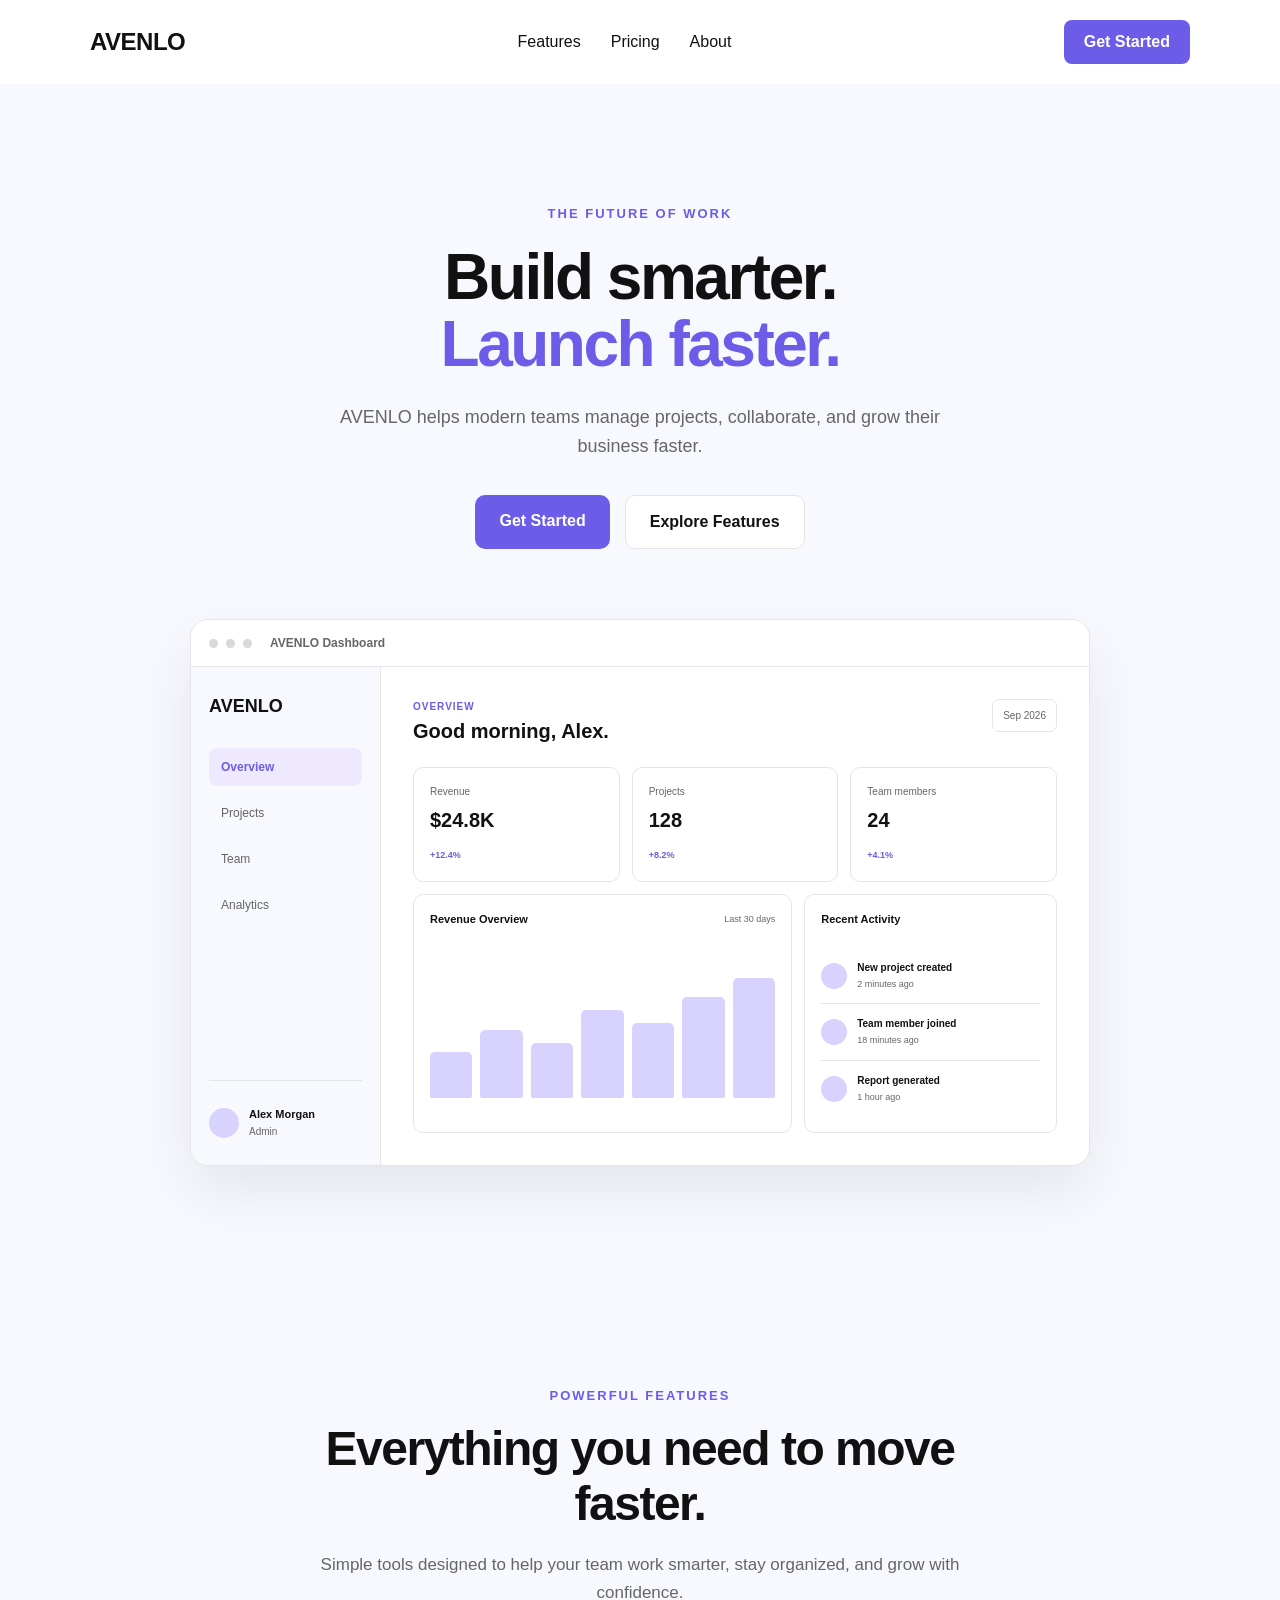
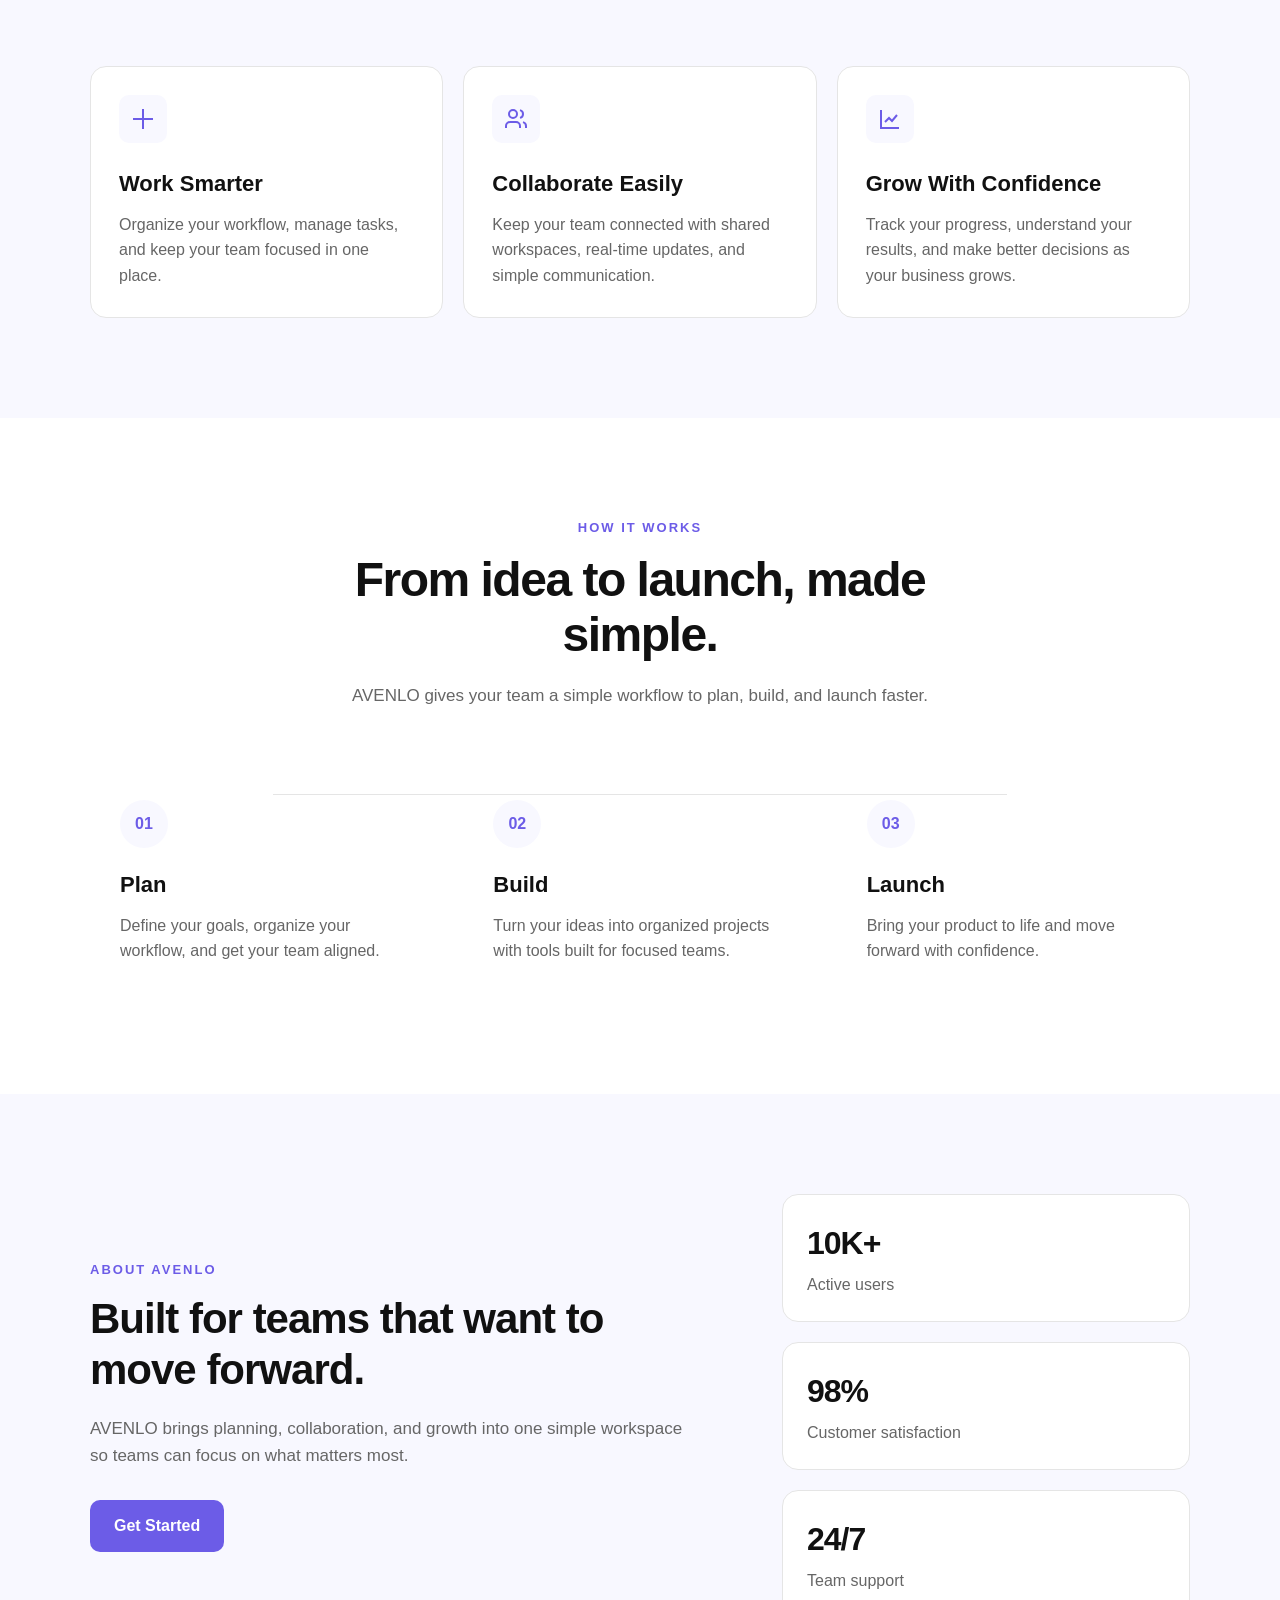
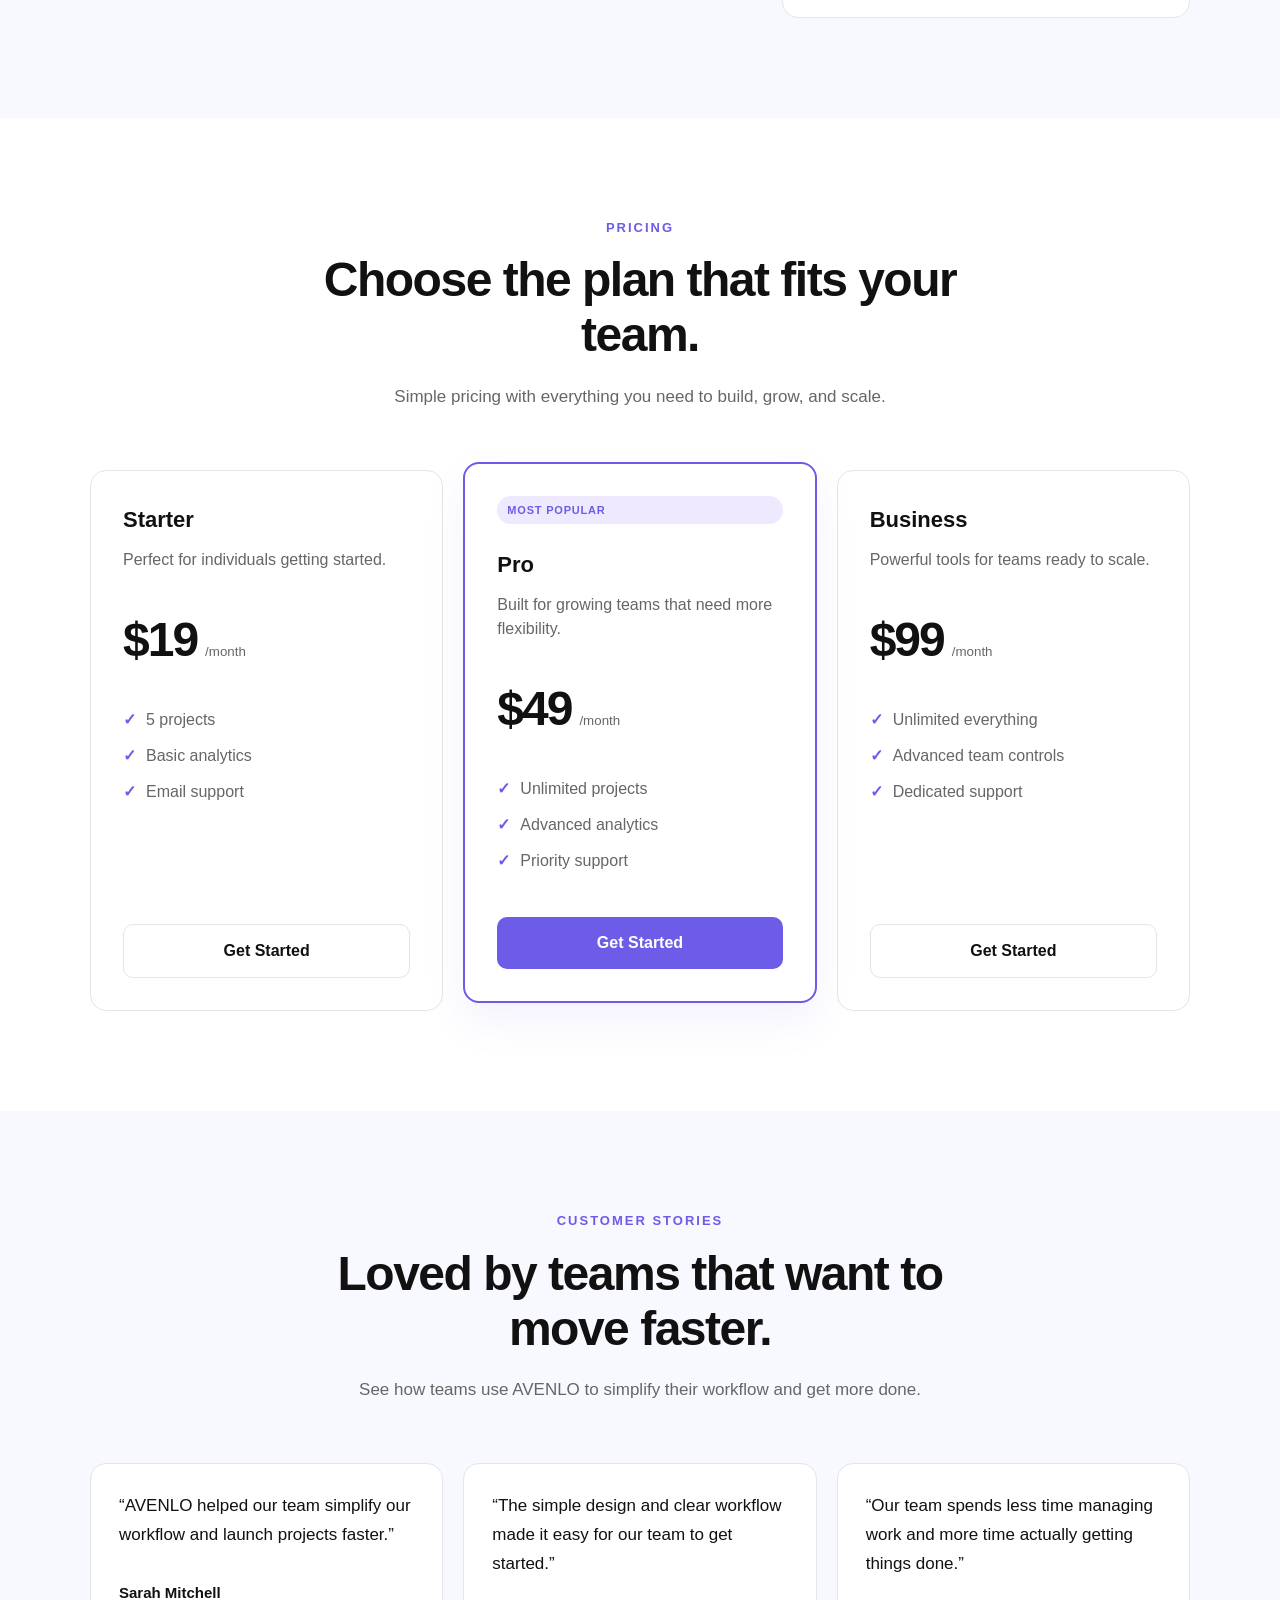
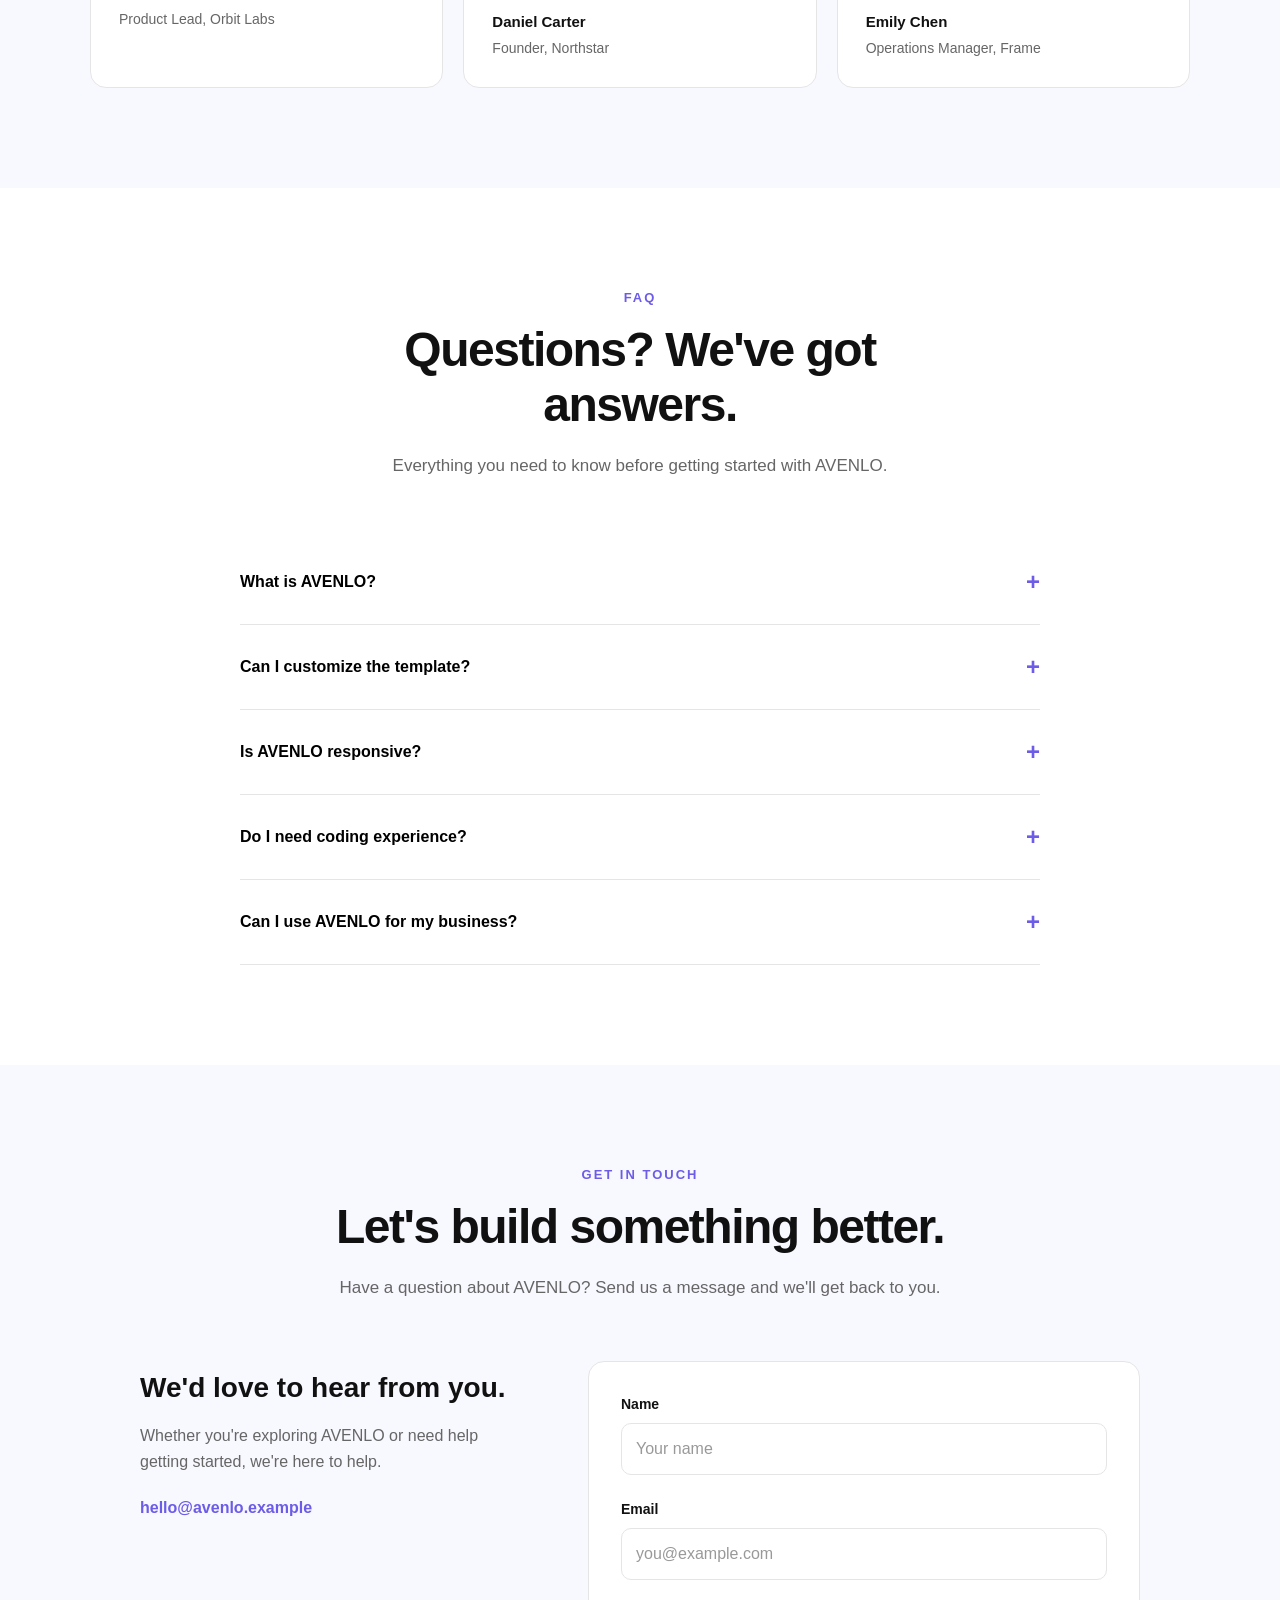
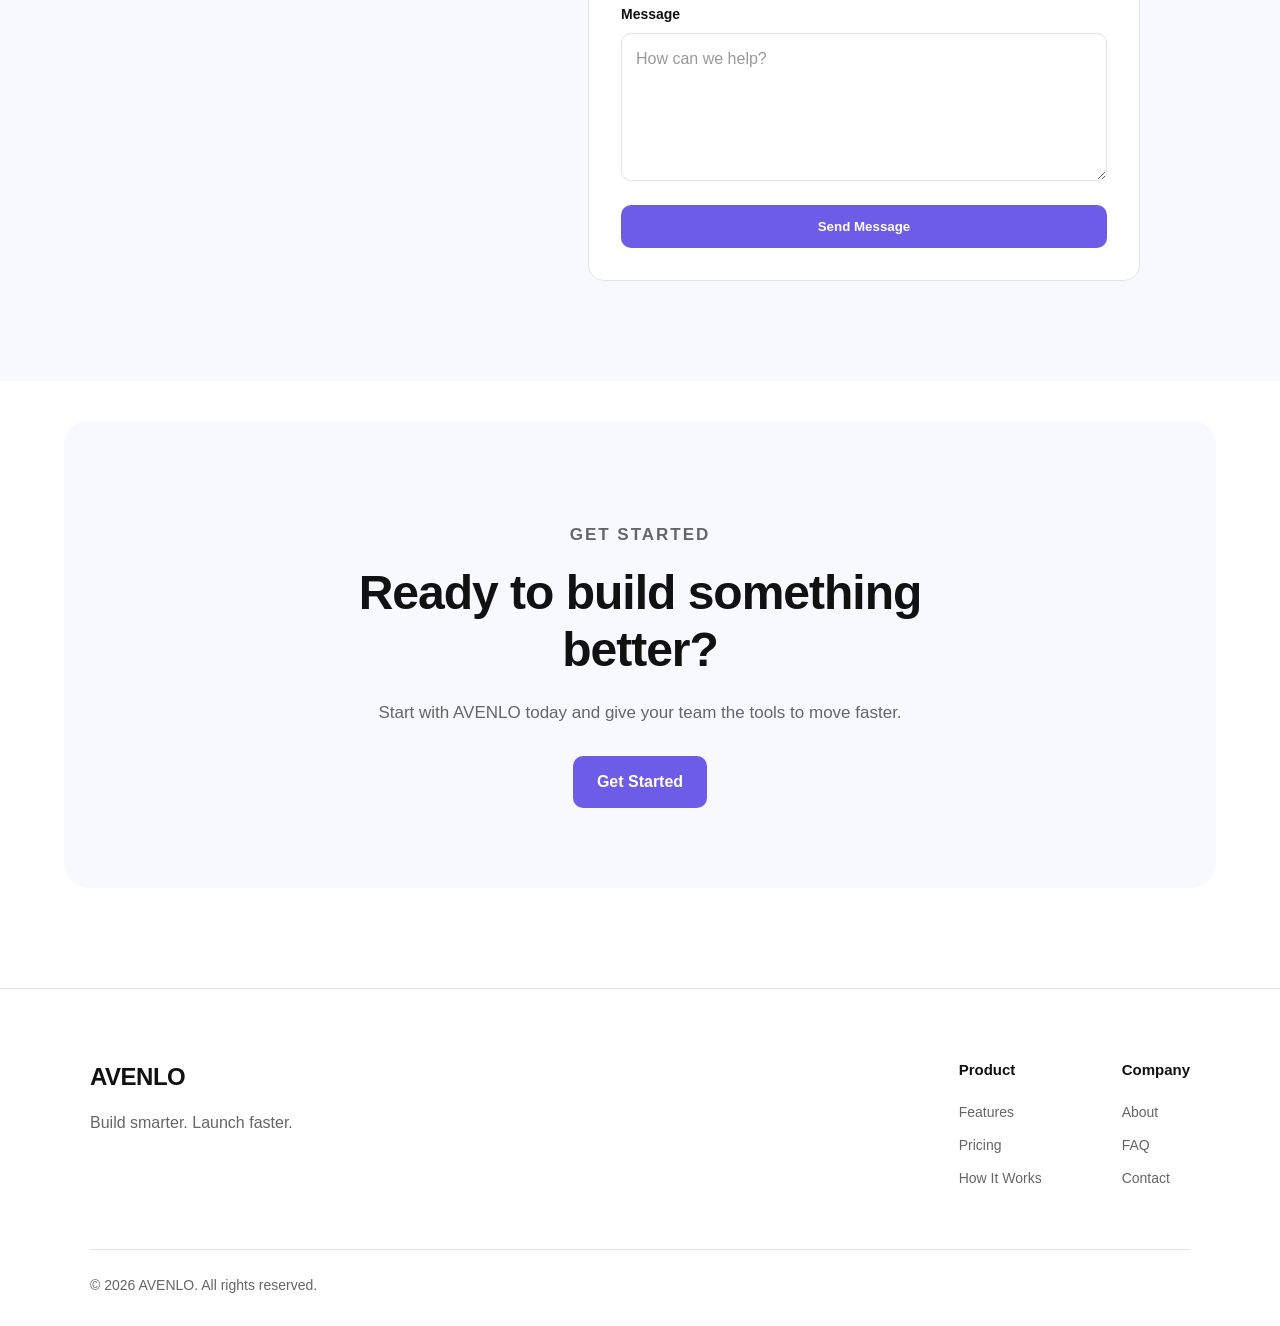
<file: index.html>
<!DOCTYPE html>
<html lang="en">

<head>
    <meta charset="UTF-8">
    <meta name="viewport" content="width=device-width, initial-scale=1.0">

    <meta name="description"
      content="AVENLO is a modern responsive SaaS landing page template built with HTML, CSS, and JavaScript.">

<meta name="theme-color" content="#6C5CE7">
<title>AVENLO — Modern SaaS Landing Page</title>

    <link rel="stylesheet" href="css/style.css">
</head>

<body>

    <!-- =========================
         HEADER / NAVBAR
         ========================= -->

    <header>
        <div class="container">

            <nav>
<!-- Customize: Replace AVENLO with your brand name -->
                <a href="#" class="logo">AVENLO</a>

                <div class="nav-links" id="primary-navigation">

                    <a href="#features">Features</a>

                    <a href="#pricing">Pricing</a>

                    <a href="#about">About</a>

                    <a href="#pricing" class="mobile-nav-button">
                        Get Started
                    </a>

                </div>

                <button
                    type="button"
                    class="menu-toggle"
                    aria-label="Open navigation menu"
                    aria-controls="primary-navigation"
                    aria-expanded="false">
                    ☰
                </button>

                <a href="#pricing" class="nav-button">
                    Get Started
                </a>

            </nav>

        </div>
    </header>


    <main>

        <!-- =========================
             HERO SECTION
             ========================= -->

        <section class="hero">

            <div class="hero-content">

                <p class="eyebrow">THE FUTURE OF WORK</p>
<!-- Customize: Main headline -->
                <h1>
                    Build smarter.
                    <span>Launch faster.</span>
                </h1>

                <p class="hero-description">
                    AVENLO helps modern teams manage projects,
                    collaborate, and grow their business faster.
                </p>

                <div class="hero-actions">

                    <a href="#pricing" class="btn btn-primary">
                        Get Started
                    </a>

                    <a href="#features" class="btn btn-secondary">
                        Explore Features
                    </a>

                </div>


                <!-- Hero Dashboard Preview -->

                <div class="hero-preview" aria-hidden="true">
                    

                    <div class="preview-header">

                        <div class="preview-dots">
                            <span></span>
                            <span></span>
                            <span></span>
                        </div>

                        <div class="preview-header-title">
                            AVENLO Dashboard
                        </div>

                    </div>


                    <div class="preview-content">

                        <!-- Sidebar -->

                        <aside class="preview-sidebar">

                            <div class="preview-brand">
                                AVENLO
                            </div>

                            <div class="preview-nav">
                                <span class="active">Overview</span>
                                <span>Projects</span>
                                <span>Team</span>
                                <span>Analytics</span>
                            </div>

                            <div class="preview-profile">

                                <div class="preview-avatar"></div>

                                <div>
                                    <strong>Alex Morgan</strong>
                                    <small>Admin</small>
                                </div>

                            </div>

                        </aside>


                        <!-- Dashboard Main -->

                        <div class="preview-main">

                            <div class="preview-topbar">

                                <div>

                                    <span class="preview-eyebrow">
                                        OVERVIEW
                                    </span>

                                    <h3>
                                        Good morning, Alex.
                                    </h3>

                                </div>

                                <div class="preview-date">
                                    Sep 2026
                                </div>

                            </div>


                            <!-- Dashboard Stats -->

                            <div class="preview-stats">

                                <div class="preview-stat">

                                    <span>Revenue</span>

                                    <strong>$24.8K</strong>

                                    <small>+12.4%</small>

                                </div>


                                <div class="preview-stat">

                                    <span>Projects</span>

                                    <strong>128</strong>

                                    <small>+8.2%</small>

                                </div>


                                <div class="preview-stat">

                                    <span>Team members</span>

                                    <strong>24</strong>

                                    <small>+4.1%</small>

                                </div>

                            </div>


                            <!-- Dashboard Lower Grid -->

                            <div class="preview-dashboard-grid">

                                <!-- Revenue Chart -->

                                <div class="preview-chart-card">

                                    <div class="preview-card-header">

                                        <strong>
                                            Revenue Overview
                                        </strong>

                                        <span>
                                            Last 30 days
                                        </span>

                                    </div>

                                    <div
                                        class="preview-chart"
                                        aria-hidden="true">

                                        <span></span>
                                        <span></span>
                                        <span></span>
                                        <span></span>
                                        <span></span>
                                        <span></span>
                                        <span></span>

                                    </div>

                                </div>


                                <!-- Recent Activity -->

                                <div class="preview-activity-card">

                                    <div class="preview-card-header">

                                        <strong>
                                            Recent Activity
                                        </strong>

                                    </div>


                                    <div class="preview-activity">

                                        <div class="preview-activity-avatar"></div>

                                        <div>
                                            <strong>
                                                New project created
                                            </strong>

                                            <small>
                                                2 minutes ago
                                            </small>
                                        </div>

                                    </div>


                                    <div class="preview-activity">

                                        <div class="preview-activity-avatar"></div>

                                        <div>
                                            <strong>
                                                Team member joined
                                            </strong>

                                            <small>
                                                18 minutes ago
                                            </small>
                                        </div>

                                    </div>


                                    <div class="preview-activity">

                                        <div class="preview-activity-avatar"></div>

                                        <div>
                                            <strong>
                                                Report generated
                                            </strong>

                                            <small>
                                                1 hour ago
                                            </small>
                                        </div>

                                    </div>

                                </div>

                            </div>

                        </div>

                    </div>

                </div>

            </div>

        </section>


        <!-- =========================
              FEATURES SECTION
             ========================= -->

        <section class="features" id="features">

            <div class="container">

                <div class="section-heading">

                    <p class="eyebrow">
                        POWERFUL FEATURES
                    </p>

                    <h2>
                        Everything you need to move faster.
                    </h2>

                    <p>
                        Simple tools designed to help your team work smarter,
                        stay organized, and grow with confidence.
                    </p>

                </div>


                <div class="feature-grid">

                    <!-- Feature 1 -->

                    <div class="feature-card">

                        <div
                            class="feature-icon"
                            aria-hidden="true">

                            <svg
                                viewBox="0 0 24 24"
                                fill="none"
                                stroke="currentColor"
                                stroke-width="2">

                                <path d="M12 2v20M2 12h20"/>

                            </svg>

                        </div>

                        <h3>
                            Work Smarter
                        </h3>

                        <p>
                            Organize your workflow, manage tasks,
                            and keep your team focused in one place.
                        </p>

                    </div>


                    <!-- Feature 2 -->

                    <div class="feature-card">

                        <div
                            class="feature-icon"
                            aria-hidden="true">

                            <svg
                                viewBox="0 0 24 24"
                                fill="none"
                                stroke="currentColor"
                                stroke-width="2">

                                <path d="M16 21v-2a4 4 0 0 0-4-4H6a4 4 0 0 0-4 4v2"/>
                                <circle cx="9" cy="7" r="4"/>
                                <path d="M22 21v-2a4 4 0 0 0-3-3.87"/>
                                <path d="M16 3.13a4 4 0 0 1 0 7.75"/>

                            </svg>

                        </div>

                        <h3>
                            Collaborate Easily
                        </h3>

                        <p>
                            Keep your team connected with shared workspaces,
                            real-time updates, and simple communication.
                        </p>

                    </div>


                    <!-- Feature 3 -->

                    <div class="feature-card">

                        <div
                            class="feature-icon"
                            aria-hidden="true">

                            <svg
                                viewBox="0 0 24 24"
                                fill="none"
                                stroke="currentColor"
                                stroke-width="2">

                                <path d="M3 3v18h18"/>
                                <path d="m7 15 4-4 3 3 5-6"/>

                            </svg>

                        </div>

                        <h3>
                            Grow With Confidence
                        </h3>

                        <p>
                            Track your progress, understand your results,
                            and make better decisions as your business grows.
                        </p>

                    </div>

                </div>

            </div>

        </section>


        <!-- =========================
             HOW IT WORKS SECTION
             ========================= -->

        <section
            class="how-it-works"
            id="how-it-works">

            <div class="container">

                <div class="section-heading">

                    <p class="eyebrow">
                        HOW IT WORKS
                    </p>

                    <h2>
                        From idea to launch, made simple.
                    </h2>

                    <p>
                        AVENLO gives your team a simple workflow
                        to plan, build, and launch faster.
                    </p>

                </div>


                <div class="steps">

                    <!-- Step 1 -->

                    <div class="step">

                        <span class="step-number">
                            01
                        </span>

                        <h3>
                            Plan
                        </h3>

                        <p>
                            Define your goals, organize your workflow,
                            and get your team aligned.
                        </p>

                    </div>


                    <!-- Step 2 -->

                    <div class="step">

                        <span class="step-number">
                            02
                        </span>

                        <h3>
                            Build
                        </h3>

                        <p>
                            Turn your ideas into organized projects
                            with tools built for focused teams.
                        </p>

                    </div>


                    <!-- Step 3 -->

                    <div class="step">

                        <span class="step-number">
                            03
                        </span>

                        <h3>
                            Launch
                        </h3>

                        <p>
                            Bring your product to life and move forward
                            with confidence.
                        </p>

                    </div>

                </div>

            </div>

        </section>


        <!-- =========================
             ABOUT SECTION
             ========================= -->

        <section
            class="about"
            id="about">

            <div class="container">

                <div class="about-content">

                    <div class="about-text">

                        <p class="eyebrow">
                            ABOUT AVENLO
                        </p>

                        <h2>
                            Built for teams that want to move forward.
                        </h2>

                        <p>
                            AVENLO brings planning, collaboration, and growth
                            into one simple workspace so teams can focus
                            on what matters most.
                        </p>

                        <a
                            href="#pricing"
                            class="btn btn-primary">

                            Get Started

                        </a>

                    </div>


                    <div class="about-stats">

                        <div class="stat">
                            <strong>10K+</strong>
                            <span>Active users</span>
                        </div>

                        <div class="stat">
                            <strong>98%</strong>
                            <span>Customer satisfaction</span>
                        </div>

                        <div class="stat">
                            <strong>24/7</strong>
                            <span>Team support</span>
                        </div>

                    </div>

                </div>

            </div>

        </section>


        <!-- =========================
             PRICING SECTION
             ========================= -->
<!-- Customize: Replace plan names, prices, and features -->
        <section
            class="pricing"
            id="pricing">

            <div class="container">

                <div class="section-heading">

                    <p class="eyebrow">
                        PRICING
                    </p>

                    <h2>
                        Choose the plan that fits your team.
                    </h2>

                    <p>
                        Simple pricing with everything you need
                        to build, grow, and scale.
                    </p>

                </div>


                <div class="pricing-grid">

                    <!-- Starter -->

                    <div class="pricing-card">

                        <h3>
                            Starter
                        </h3>

                        <p class="pricing-description">
                            Perfect for individuals getting started.
                        </p>

                        <div class="price">

                            <span>$19</span>

                            <small>
                                /month
                            </small>

                        </div>

                        <ul class="pricing-features">

                             <li><span>✓</span> 5 projects</li>
    <li><span>✓</span> Basic analytics</li>
    <li><span>✓</span> Email support</li>

                        </ul>

                        <a
                            href="#contact"
                            class="btn btn-secondary">

                            Get Started

                        </a>

                    </div>


                    <!-- Pro -->

                    <div class="pricing-card featured">

                        <span class="pricing-badge">
                            MOST POPULAR
                        </span>

                        <h3>
                            Pro
                        </h3>

                        <p class="pricing-description">
                            Built for growing teams that need more flexibility.
                        </p>

                        <div class="price">

                            <span>$49</span>

                            <small>
                                /month
                            </small>

                        </div>

                        <ul class="pricing-features">

                        <li><span>✓</span> Unlimited projects</li>
    <li><span>✓</span> Advanced analytics</li>
    <li><span>✓</span> Priority support</li>

                        </ul>

                        <a
                            href="#contact"
                            class="btn btn-primary">

                            Get Started

                        </a>

                    </div>


                    <!-- Business -->

                    <div class="pricing-card">

                        <h3>
                            Business
                        </h3>

                        <p class="pricing-description">
                            Powerful tools for teams ready to scale.
                        </p>

                        <div class="price">

                            <span>$99</span>

                            <small>
                                /month
                            </small>

                        </div>

                        <ul class="pricing-features">

                          <li><span>✓</span> Unlimited everything</li>
    <li><span>✓</span> Advanced team controls</li>
    <li><span>✓</span> Dedicated support</li>

                        </ul>

                        <a
                            href="#contact"
                            class="btn btn-secondary">

                            Get Started

                        </a>

                    </div>

                </div>

            </div>

        </section>


        <!-- =========================
             TESTIMONIALS SECTION
             ========================= -->
<!-- Customize: Replace sample testimonials with your own content -->
        <section
            class="testimonials"
            id="testimonials">

            <div class="container">

                <div class="section-heading">

                    <p class="eyebrow">
                        CUSTOMER STORIES
                    </p>

                    <h2>
                        Loved by teams that want to move faster.
                    </h2>

                    <p>
                        See how teams use AVENLO to simplify their workflow
                        and get more done.
                    </p>

                </div>


                <div class="testimonial-grid">

                    <!-- Testimonial 1 -->

                    <div class="testimonial-card">

                        <p class="testimonial-text">
                            “AVENLO helped our team simplify our workflow
                            and launch projects faster.”
                        </p>

                        <div class="testimonial-author">

                            <strong>
                                Sarah Mitchell
                            </strong>

                            <span>
                                Product Lead, Orbit Labs
                            </span>

                        </div>

                    </div>


                    <!-- Testimonial 2 -->

                    <div class="testimonial-card">

                        <p class="testimonial-text">
                            “The simple design and clear workflow made
                            it easy for our team to get started.”
                        </p>

                        <div class="testimonial-author">

                            <strong>
                                Daniel Carter
                            </strong>

                            <span>
                                Founder, Northstar
                            </span>

                        </div>

                    </div>


                    <!-- Testimonial 3 -->

                    <div class="testimonial-card">

                        <p class="testimonial-text">
                            “Our team spends less time managing work
                            and more time actually getting things done.”
                        </p>

                        <div class="testimonial-author">

                            <strong>
                                Emily Chen
                            </strong>

                            <span>
                                Operations Manager, Frame
                            </span>

                        </div>

                    </div>

                </div>

            </div>

        </section>


        <!-- =========================
              FAQ SECTION
             ========================= -->

        <section
            class="faq"
            id="faq">

            <div class="container">

                <div class="section-heading">

                    <p class="eyebrow">
                        FAQ
                    </p>

                    <h2>
                        Questions? We've got answers.
                    </h2>

                    <p>
                        Everything you need to know before getting started with AVENLO.
                    </p>

                </div>


                <div class="faq-list">

                    <!-- FAQ 1 -->

                    <div class="faq-item">

                        <button
                            type="button"
                            class="faq-question">

                            What is AVENLO?

                            <span>
                                +
                            </span>

                        </button>

                        <div class="faq-answer">

                            <p>
                                AVENLO is a modern SaaS website template designed
                                for startups, products, and growing teams.
                            </p>

                        </div>

                    </div>


                    <!-- FAQ 2 -->

                    <div class="faq-item">

                        <button
                            type="button"
                            class="faq-question">

                            Can I customize the template?

                            <span>
                                +
                            </span>

                        </button>

                        <div class="faq-answer">

                            <p>
                                Yes. AVENLO is designed with reusable HTML, CSS,
                                and JavaScript components that are easy to customize.
                            </p>

                        </div>

                    </div>


                    <!-- FAQ 3 -->

                    <div class="faq-item">

                        <button
                            type="button"
                            class="faq-question">

                            Is AVENLO responsive?

                            <span>
                                +
                            </span>

                        </button>

                        <div class="faq-answer">

                            <p>
                                Yes. The layout is designed to adapt across desktop,
                                tablet, and mobile screen sizes.
                            </p>

                        </div>

                    </div>


                    <!-- FAQ 4 -->

                    <div class="faq-item">

                        <button
                            type="button"
                            class="faq-question">

                            Do I need coding experience?

                            <span>
                                +
                            </span>

                        </button>

                        <div class="faq-answer">

                            <p>
                                Basic HTML and CSS knowledge is helpful, but the
                                included documentation is designed to make customization simple.
                            </p>

                        </div>

                    </div>


                    <!-- FAQ 5 -->

                    <div class="faq-item">

                        <button
                            type="button"
                            class="faq-question">

                            Can I use AVENLO for my business?

                            <span>
                                +
                            </span>

                        </button>

                        <div class="faq-answer">

                            <p>
                                Yes. AVENLO can be adapted for startups, SaaS products,
                                agencies, and other modern businesses.
                            </p>

                        </div>

                    </div>

                </div>

            </div>

        </section>

        <!-- =========================
     CONTACT SECTION
     ========================= -->

<section class="contact" id="contact">
<!-- Demo form only — connect to your preferred form/backend service -->
    <div class="container">

        <div class="section-heading">

            <p class="eyebrow">
                GET IN TOUCH
            </p>

            <h2>
                Let's build something better.
            </h2>

            <p>
                Have a question about AVENLO?
                Send us a message and we'll get back to you.
            </p>

        </div>


        <div class="contact-content">

            <div class="contact-info">

                <h3>
                    We'd love to hear from you.
                </h3>

                <p>
                    Whether you're exploring AVENLO or
                    need help getting started, we're here
                    to help.
                </p>

                <a href="mailto:hello@avenlo.example">
                    hello@avenlo.example
                </a>

            </div>


            <form class="contact-form">

                <div class="form-group">

                    <label for="name">
                        Name
                    </label>

                    <input
                        type="text"
                        id="name"
                        name="name"
                        placeholder="Your name"
                        required>

                </div>


                <div class="form-group">

                    <label for="email">
                        Email
                    </label>

                    <input
                        type="email"
                        id="email"
                        name="email"
                        placeholder="you@example.com"
                        required>

                </div>


                <div class="form-group">

                    <label for="message">
                        Message
                    </label>

                    <textarea
                        id="message"
                        name="message"
                        rows="5"
                        placeholder="How can we help?"
                        required></textarea>

                </div>


                <button
                    type="submit"
                    class="btn btn-primary">

                    Send Message

                </button>

            </form>

        </div>

    </div>

</section>


        <!-- =========================
             CTA SECTION
             ========================= -->

        <section class="cta">

            <div class="container">

                <div class="cta-content">

                    <p class="eyebrow">
                        GET STARTED
                    </p>

                    <h2>
                        Ready to build something better?
                    </h2>

                    <p>
                        Start with AVENLO today and give your team
                        the tools to move faster.
                    </p>

                    <a
                        href="#pricing"
                        class="btn btn-primary">

                        Get Started

                    </a>

                </div>

            </div>

        </section>

    </main>


    <!-- =========================
         FOOTER
         ========================= -->

    <footer class="footer">

        <div class="container">

            <div class="footer-content">

                <div class="footer-brand">

                    <a
                        href="#"
                        class="logo">

                        AVENLO

                    </a>

                    <p>
                        Build smarter. Launch faster.
                    </p>

                </div>


                <div class="footer-links">

                    <div class="footer-column">

                        <h3>
                            Product
                        </h3>

                        <a href="#features">
                            Features
                        </a>

                        <a href="#pricing">
                            Pricing
                        </a>

                        <a href="#how-it-works">
                            How It Works
                        </a>

                    </div>


                    <div class="footer-column">

                        <h3>
                            Company
                        </h3>

                        <a href="#about">
                            About
                        </a>

                        <a href="#faq">
                            FAQ
                        </a>

                        <a href="#contact">
                            Contact
                        </a>

                    </div>

                </div>

            </div>


            <div class="footer-bottom">

                <p>
                    © 2026 AVENLO. All rights reserved.
                </p>

            </div>

        </div>

    </footer>


    <!-- =========================
         JAVASCRIPT
         ========================= -->

    <script src="js/script.js"></script>

</body>

</html>
</file>
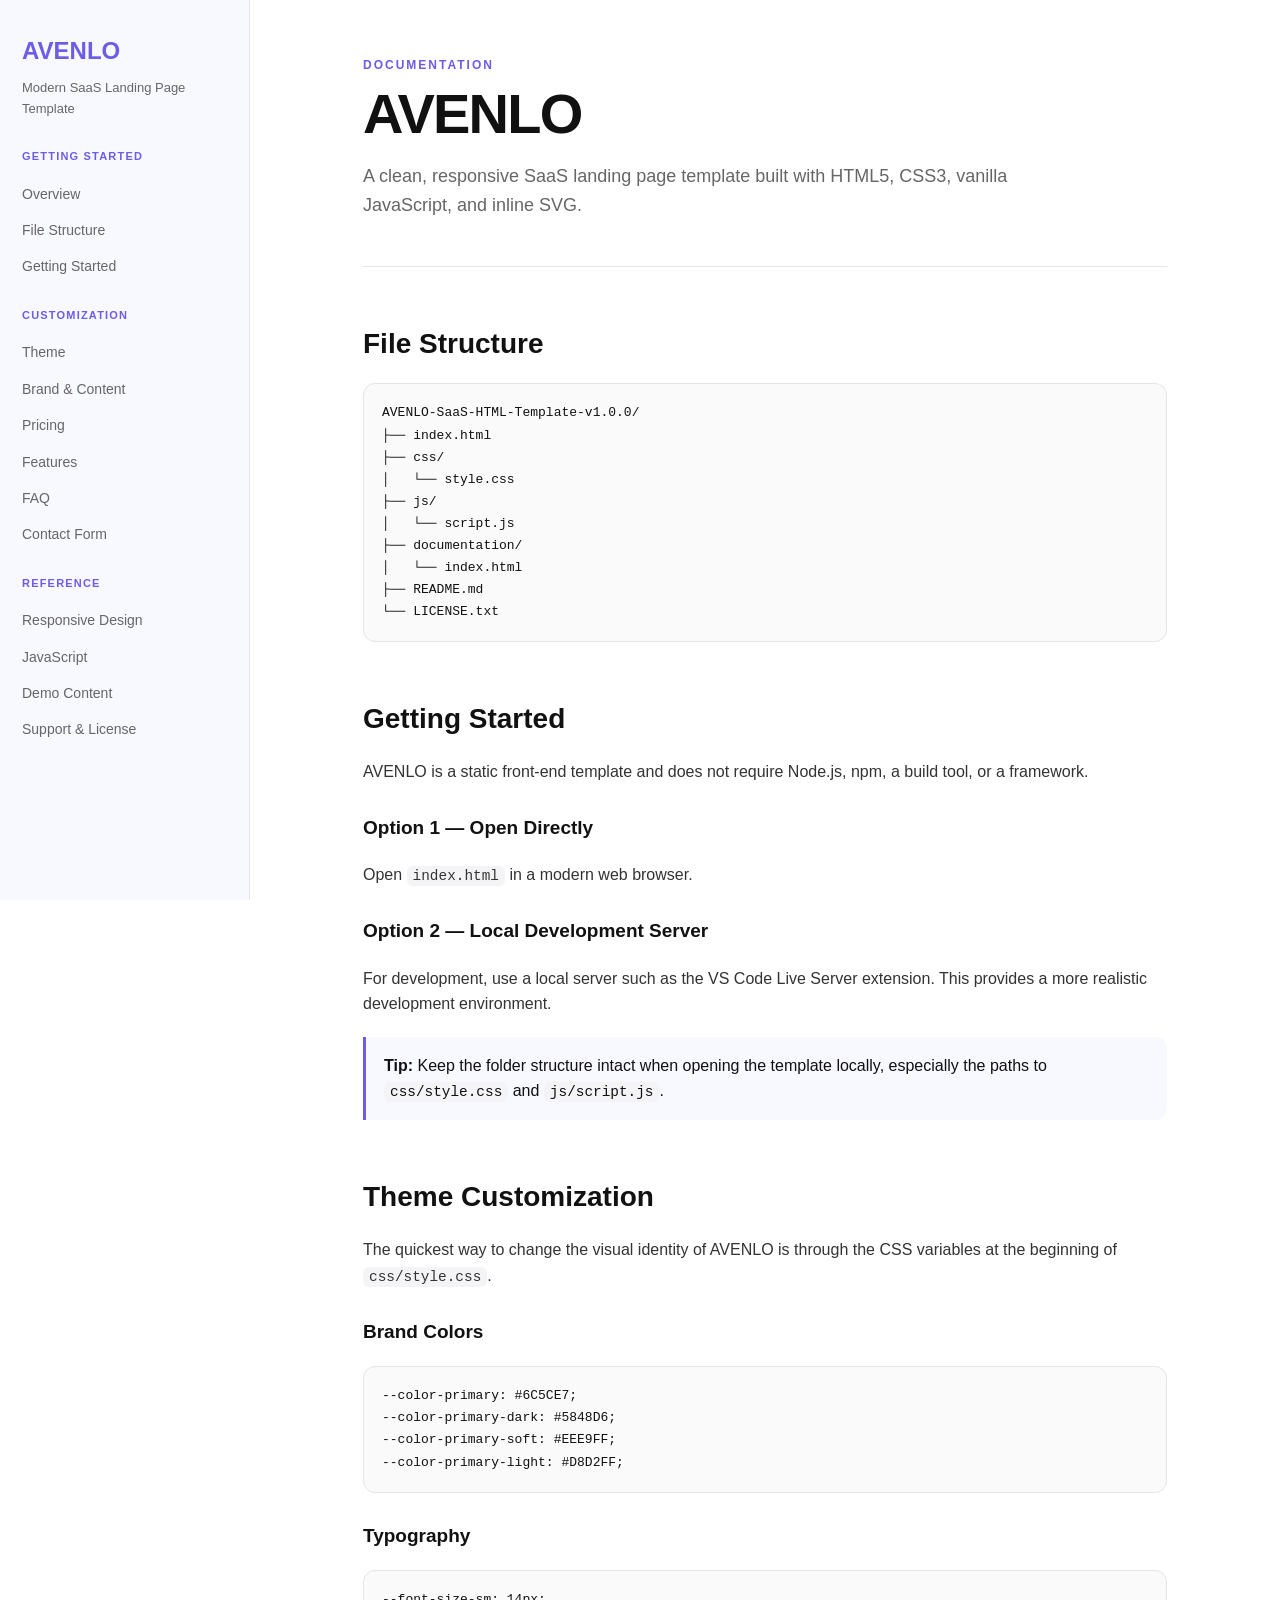
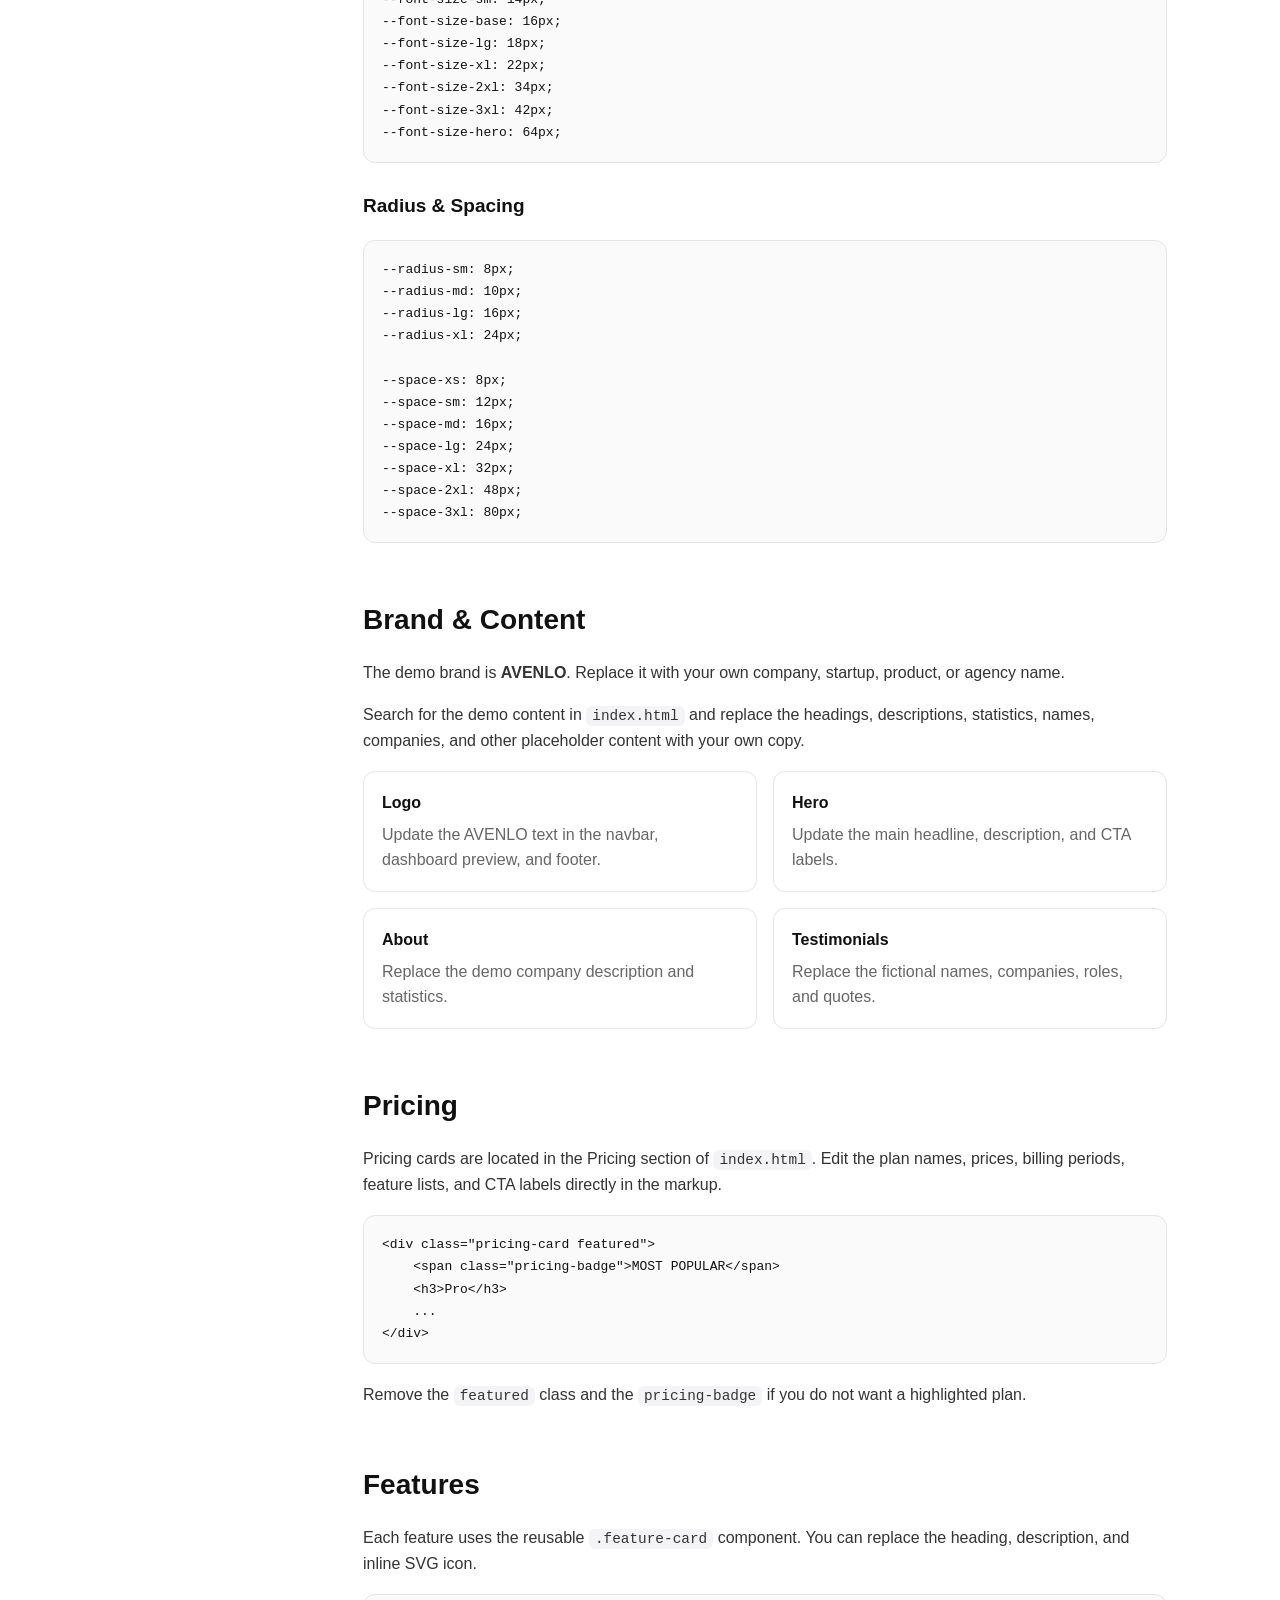
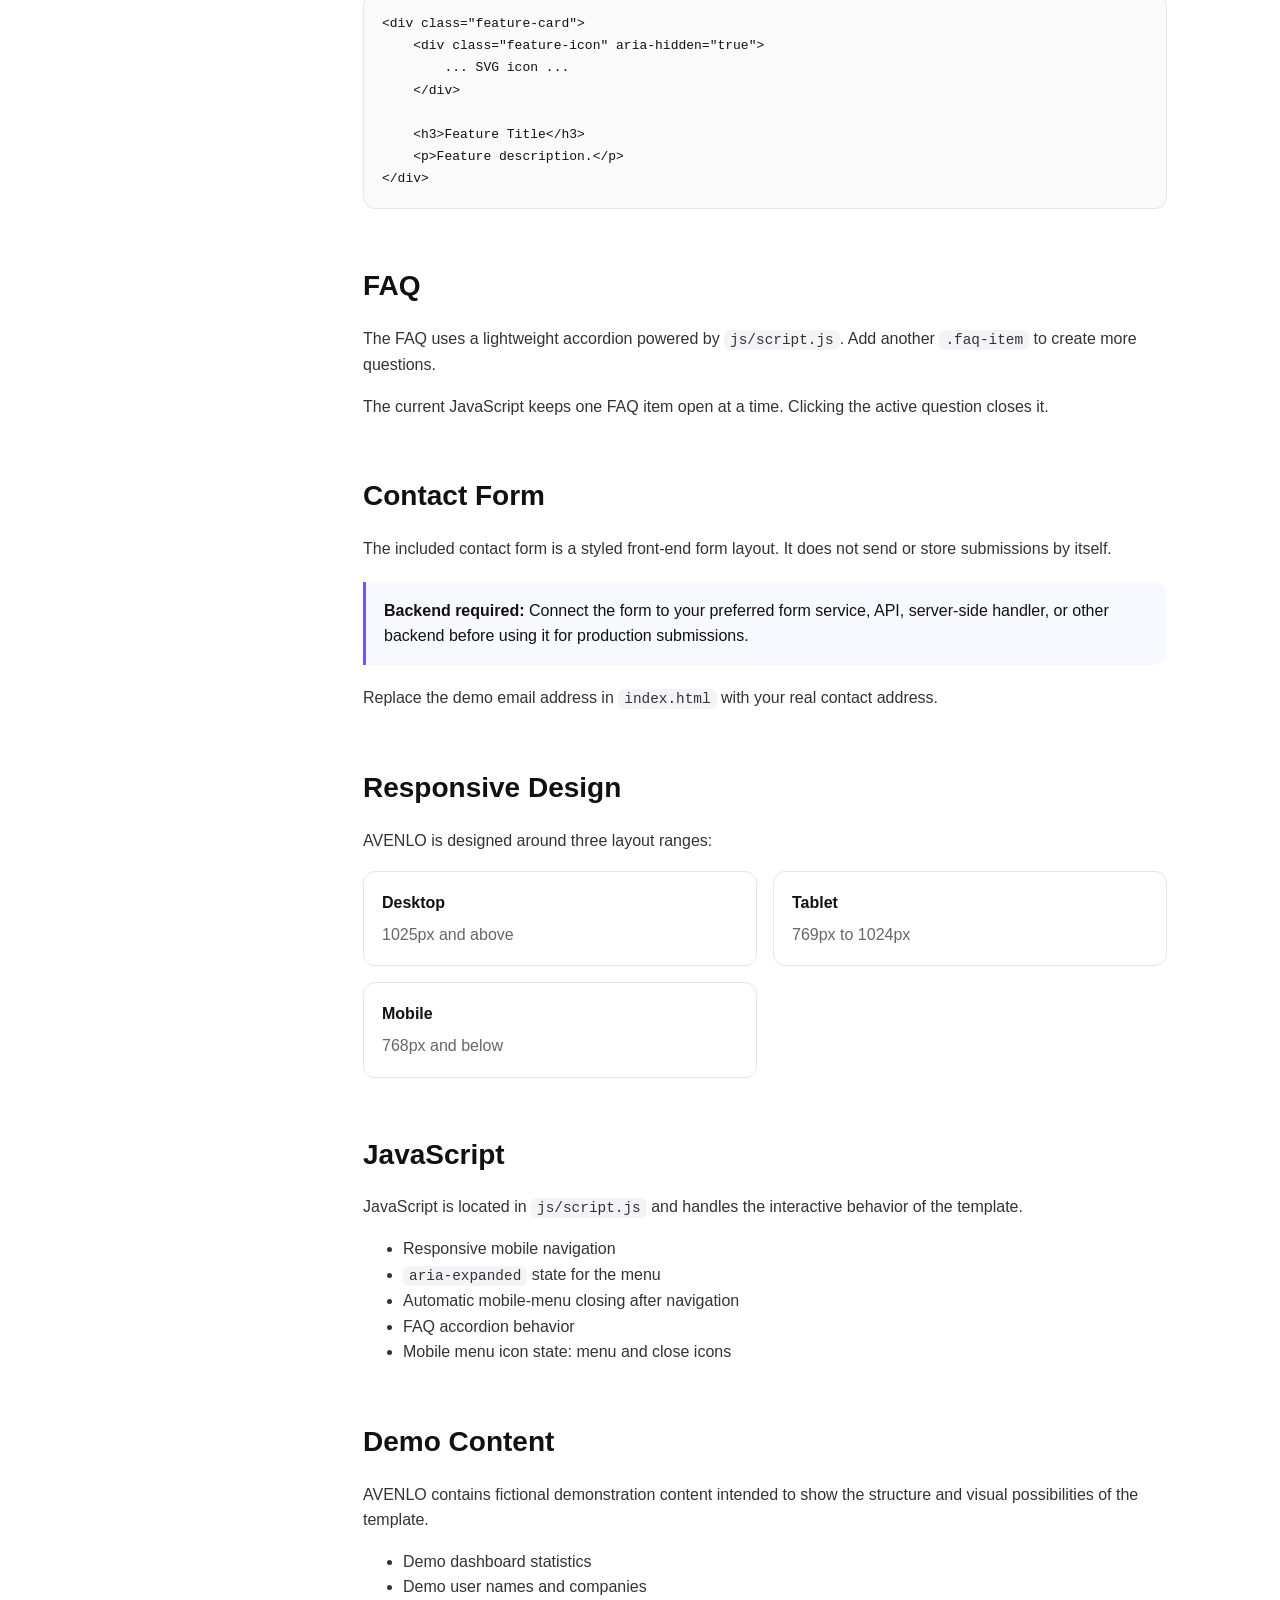
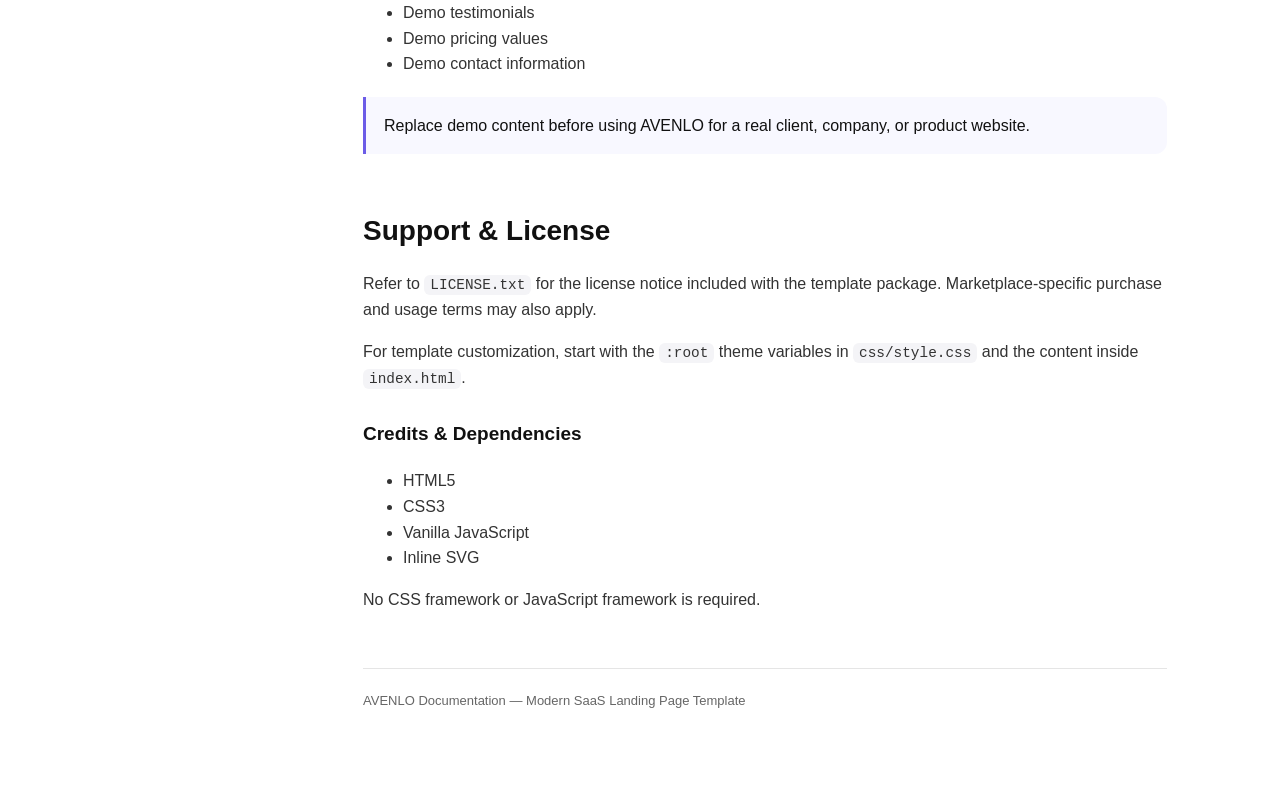
<file: documentation/index.html>
<!DOCTYPE html>
<html lang="en">
<head>
    <meta charset="UTF-8">
    <meta name="viewport" content="width=device-width, initial-scale=1.0">
    <title>AVENLO — Documentation</title>
    <style>
        :root {
            --primary: #6C5CE7;
            --primary-dark: #5848D6;
            --text: #111111;
            --muted: #666666;
            --border: #e5e5e5;
            --surface: #f8f8ff;
            --background: #ffffff;
            --code: #f4f4f7;
            --radius: 12px;
        }

        * { box-sizing: border-box; }
        html { scroll-behavior: smooth; }
        body {
            margin: 0;
            font-family: Arial, sans-serif;
            color: var(--text);
            background: var(--background);
            line-height: 1.6;
        }

        a { color: inherit; }

        .layout {
            display: grid;
            grid-template-columns: 250px minmax(0, 1fr);
            min-height: 100vh;
        }

        .sidebar {
            position: sticky;
            top: 0;
            height: 100vh;
            overflow-y: auto;
            padding: 32px 22px;
            border-right: 1px solid var(--border);
            background: var(--surface);
        }

        .brand {
            display: inline-block;
            margin-bottom: 8px;
            color: var(--primary);
            font-size: 24px;
            font-weight: 700;
            text-decoration: none;
        }

        .tagline {
            margin: 0 0 28px;
            color: var(--muted);
            font-size: 13px;
        }

        .nav-title {
            margin: 22px 0 10px;
            font-size: 11px;
            font-weight: 700;
            letter-spacing: 1.2px;
            color: var(--primary);
        }

        .sidebar nav a {
            display: block;
            padding: 7px 0;
            color: var(--muted);
            font-size: 14px;
            text-decoration: none;
        }

        .sidebar nav a:hover { color: var(--primary); }

        main {
            width: min(100%, 900px);
            padding: 56px 48px 80px;
            margin: 0 auto;
        }

        .hero {
            padding-bottom: 28px;
            border-bottom: 1px solid var(--border);
        }

        .eyebrow {
            margin: 0 0 10px;
            color: var(--primary);
            font-size: 12px;
            font-weight: 700;
            letter-spacing: 2px;
        }

        h1 {
            margin: 0;
            font-size: clamp(38px, 6vw, 56px);
            line-height: 1.05;
            letter-spacing: -1.8px;
        }

        h2 {
            margin-top: 48px;
            padding-top: 12px;
            font-size: 28px;
            line-height: 1.2;
        }

        h3 {
            margin-top: 28px;
            font-size: 19px;
        }

        p, li { color: #333333; }
        .lead { max-width: 720px; color: var(--muted); font-size: 18px; }

        code {
            padding: 2px 6px;
            border-radius: 6px;
            background: var(--code);
            font-family: Consolas, Monaco, monospace;
            font-size: 0.9em;
        }

        pre {
            overflow-x: auto;
            margin: 18px 0;
            padding: 18px;
            border: 1px solid var(--border);
            border-radius: var(--radius);
            background: #fafafa;
        }

        pre code {
            padding: 0;
            background: transparent;
            font-size: 13px;
            line-height: 1.7;
        }

        .note {
            margin: 20px 0;
            padding: 16px 18px;
            border-left: 3px solid var(--primary);
            border-radius: 0 var(--radius) var(--radius) 0;
            background: var(--surface);
        }

        .grid {
            display: grid;
            grid-template-columns: repeat(2, minmax(0, 1fr));
            gap: 16px;
            margin-top: 18px;
        }

        .card {
            padding: 18px;
            border: 1px solid var(--border);
            border-radius: var(--radius);
            background: var(--background);
        }

        .card strong {
            display: block;
            margin-bottom: 6px;
        }

        .muted { color: var(--muted); }

        footer {
            margin-top: 56px;
            padding-top: 22px;
            border-top: 1px solid var(--border);
            color: var(--muted);
            font-size: 13px;
        }

        @media (max-width: 800px) {
            .layout { grid-template-columns: 1fr; }
            .sidebar {
                position: static;
                height: auto;
                border-right: 0;
                border-bottom: 1px solid var(--border);
            }
            main { padding: 36px 22px 60px; }
            .grid { grid-template-columns: 1fr; }
        }
    </style>
</head>
<body>

<div class="layout">

    <aside class="sidebar">
        <a class="brand" href="#top">AVENLO</a>
        <p class="tagline">Modern SaaS Landing Page Template</p>

        <nav>
            <div class="nav-title">GETTING STARTED</div>
            <a href="#overview">Overview</a>
            <a href="#structure">File Structure</a>
            <a href="#install">Getting Started</a>

            <div class="nav-title">CUSTOMIZATION</div>
            <a href="#theme">Theme</a>
            <a href="#brand">Brand & Content</a>
            <a href="#pricing">Pricing</a>
            <a href="#features">Features</a>
            <a href="#faq">FAQ</a>
            <a href="#contact">Contact Form</a>

            <div class="nav-title">REFERENCE</div>
            <a href="#responsive">Responsive Design</a>
            <a href="#javascript">JavaScript</a>
            <a href="#demo">Demo Content</a>
            <a href="#support">Support & License</a>
        </nav>
    </aside>

    <main id="top">

        <section class="hero" id="overview">
            <p class="eyebrow">DOCUMENTATION</p>
            <h1>AVENLO</h1>
            <p class="lead">
                A clean, responsive SaaS landing page template built with HTML5,
                CSS3, vanilla JavaScript, and inline SVG.
            </p>
        </section>

        <section id="structure">
            <h2>File Structure</h2>
            <pre><code>AVENLO-SaaS-HTML-Template-v1.0.0/
├── index.html
├── css/
│   └── style.css
├── js/
│   └── script.js
├── documentation/
│   └── index.html
├── README.md
└── LICENSE.txt</code></pre>
        </section>

        <section id="install">
            <h2>Getting Started</h2>
            <p>
                AVENLO is a static front-end template and does not require Node.js,
                npm, a build tool, or a framework.
            </p>

            <h3>Option 1 — Open Directly</h3>
            <p>Open <code>index.html</code> in a modern web browser.</p>

            <h3>Option 2 — Local Development Server</h3>
            <p>
                For development, use a local server such as the VS Code Live Server
                extension. This provides a more realistic development environment.
            </p>

            <div class="note">
                <strong>Tip:</strong> Keep the folder structure intact when opening the template locally,
                especially the paths to <code>css/style.css</code> and <code>js/script.js</code>.
            </div>
        </section>

        <section id="theme">
            <h2>Theme Customization</h2>
            <p>
                The quickest way to change the visual identity of AVENLO is through the
                CSS variables at the beginning of <code>css/style.css</code>.
            </p>

            <h3>Brand Colors</h3>
            <pre><code>--color-primary: #6C5CE7;
--color-primary-dark: #5848D6;
--color-primary-soft: #EEE9FF;
--color-primary-light: #D8D2FF;</code></pre>

            <h3>Typography</h3>
            <pre><code>--font-size-sm: 14px;
--font-size-base: 16px;
--font-size-lg: 18px;
--font-size-xl: 22px;
--font-size-2xl: 34px;
--font-size-3xl: 42px;
--font-size-hero: 64px;</code></pre>

            <h3>Radius & Spacing</h3>
            <pre><code>--radius-sm: 8px;
--radius-md: 10px;
--radius-lg: 16px;
--radius-xl: 24px;

--space-xs: 8px;
--space-sm: 12px;
--space-md: 16px;
--space-lg: 24px;
--space-xl: 32px;
--space-2xl: 48px;
--space-3xl: 80px;</code></pre>
        </section>

        <section id="brand">
            <h2>Brand & Content</h2>
            <p>
                The demo brand is <strong>AVENLO</strong>. Replace it with your own
                company, startup, product, or agency name.
            </p>

            <p>
                Search for the demo content in <code>index.html</code> and replace
                the headings, descriptions, statistics, names, companies, and other
                placeholder content with your own copy.
            </p>

            <div class="grid">
                <div class="card">
                    <strong>Logo</strong>
                    <span class="muted">Update the AVENLO text in the navbar, dashboard preview, and footer.</span>
                </div>
                <div class="card">
                    <strong>Hero</strong>
                    <span class="muted">Update the main headline, description, and CTA labels.</span>
                </div>
                <div class="card">
                    <strong>About</strong>
                    <span class="muted">Replace the demo company description and statistics.</span>
                </div>
                <div class="card">
                    <strong>Testimonials</strong>
                    <span class="muted">Replace the fictional names, companies, roles, and quotes.</span>
                </div>
            </div>
        </section>

        <section id="pricing">
            <h2>Pricing</h2>
            <p>
                Pricing cards are located in the Pricing section of <code>index.html</code>.
                Edit the plan names, prices, billing periods, feature lists, and CTA labels directly in the markup.
            </p>

            <pre><code>&lt;div class="pricing-card featured"&gt;
    &lt;span class="pricing-badge"&gt;MOST POPULAR&lt;/span&gt;
    &lt;h3&gt;Pro&lt;/h3&gt;
    ...
&lt;/div&gt;</code></pre>

            <p>
                Remove the <code>featured</code> class and the <code>pricing-badge</code>
                if you do not want a highlighted plan.
            </p>
        </section>

        <section id="features">
            <h2>Features</h2>
            <p>
                Each feature uses the reusable <code>.feature-card</code> component.
                You can replace the heading, description, and inline SVG icon.
            </p>

            <pre><code>&lt;div class="feature-card"&gt;
    &lt;div class="feature-icon" aria-hidden="true"&gt;
        ... SVG icon ...
    &lt;/div&gt;

    &lt;h3&gt;Feature Title&lt;/h3&gt;
    &lt;p&gt;Feature description.&lt;/p&gt;
&lt;/div&gt;</code></pre>
        </section>

        <section id="faq">
            <h2>FAQ</h2>
            <p>
                The FAQ uses a lightweight accordion powered by <code>js/script.js</code>.
                Add another <code>.faq-item</code> to create more questions.
            </p>

            <p>
                The current JavaScript keeps one FAQ item open at a time. Clicking the
                active question closes it.
            </p>
        </section>

        <section id="contact">
            <h2>Contact Form</h2>
            <p>
                The included contact form is a styled front-end form layout. It does not
                send or store submissions by itself.
            </p>

            <div class="note">
                <strong>Backend required:</strong> Connect the form to your preferred form service,
                API, server-side handler, or other backend before using it for production submissions.
            </div>

            <p>
                Replace the demo email address in <code>index.html</code> with your real contact address.
            </p>
        </section>

        <section id="responsive">
            <h2>Responsive Design</h2>
            <p>AVENLO is designed around three layout ranges:</p>

            <div class="grid">
                <div class="card">
                    <strong>Desktop</strong>
                    <span class="muted">1025px and above</span>
                </div>
                <div class="card">
                    <strong>Tablet</strong>
                    <span class="muted">769px to 1024px</span>
                </div>
                <div class="card">
                    <strong>Mobile</strong>
                    <span class="muted">768px and below</span>
                </div>
            </div>
        </section>

        <section id="javascript">
            <h2>JavaScript</h2>
            <p>
                JavaScript is located in <code>js/script.js</code> and handles the interactive behavior of the template.
            </p>

            <ul>
                <li>Responsive mobile navigation</li>
                <li><code>aria-expanded</code> state for the menu</li>
                <li>Automatic mobile-menu closing after navigation</li>
                <li>FAQ accordion behavior</li>
                <li>Mobile menu icon state: menu and close icons</li>
            </ul>
        </section>

        <section id="demo">
            <h2>Demo Content</h2>
            <p>
                AVENLO contains fictional demonstration content intended to show the structure and visual possibilities of the template.
            </p>

            <ul>
                <li>Demo dashboard statistics</li>
                <li>Demo user names and companies</li>
                <li>Demo testimonials</li>
                <li>Demo pricing values</li>
                <li>Demo contact information</li>
            </ul>

            <div class="note">
                Replace demo content before using AVENLO for a real client, company, or product website.
            </div>
        </section>

        <section id="support">
            <h2>Support & License</h2>
            <p>
                Refer to <code>LICENSE.txt</code> for the license notice included with the template package.
                Marketplace-specific purchase and usage terms may also apply.
            </p>

            <p>
                For template customization, start with the <code>:root</code> theme variables in
                <code>css/style.css</code> and the content inside <code>index.html</code>.
            </p>

            <h3>Credits & Dependencies</h3>
            <ul>
                <li>HTML5</li>
                <li>CSS3</li>
                <li>Vanilla JavaScript</li>
                <li>Inline SVG</li>
            </ul>
            <p>No CSS framework or JavaScript framework is required.</p>
        </section>

        <footer>
            AVENLO Documentation — Modern SaaS Landing Page Template
        </footer>

    </main>
</div>

</body>
</html>
</file>
<file: css/style.css>
/* =========================
   AVENLO THEME
   Customize these values
   ========================= */

   /* =========================================================
   AVENLO — CUSTOMIZATION GUIDE
   ---------------------------------------------------------
   Most visual changes can be made in the :root section below.

   Change:
   - Brand colors
   - Typography sizes
   - Border radius
   - Spacing

   You usually do NOT need to edit the component styles below
   unless you want deeper customization.
   ========================================================= */
:root {

    /* Brand Colors */

    --color-primary: #6C5CE7;
    --color-primary-dark: #5848D6;
    --color-primary-soft: #EEE9FF;
    --color-primary-light: #D8D2FF;


    /* Neutral Colors */

    --color-text: #111111;
    --color-muted: #666666;
    --color-border: #E5E5E5;
    --color-background: #FFFFFF;
    --color-surface: #F8F8FF;


    /* Typography */

    --font-size-sm: 14px;
    --font-size-base: 16px;
    --font-size-lg: 18px;
    --font-size-xl: 22px;
    --font-size-2xl: 34px;
    --font-size-3xl: 42px;
    --font-size-hero: 64px;


    /* Border Radius */

    --radius-sm: 8px;
    --radius-md: 10px;
    --radius-lg: 16px;
    --radius-xl: 24px;


    /* Spacing */

    --space-xs: 8px;
    --space-sm: 12px;
    --space-md: 16px;
    --space-lg: 24px;
    --space-xl: 32px;
    --space-2xl: 48px;
    --space-3xl: 80px;
}

/* =========================
   RESET
   ========================= */

* {
    margin: 0;
    padding: 0;
    box-sizing: border-box;
}

/* =========================
   GLOBAL
   ========================= */

html {
    scroll-behavior: smooth;
}

body {
    font-family: Arial, sans-serif;
    color: var(--color-text);
    background: var(--color-background);
    line-height: 1.5;
}

a {
    text-decoration: none;
    color: inherit;
}

button {
    font-family: inherit;
}

button,
a {
    -webkit-tap-highlight-color: transparent;
}

a:focus-visible,
button:focus-visible {
    outline: 3px solid rgba(108, 92, 231, 0.35);
    outline-offset: 3px;
}

/* =========================
   CONTAINER
   ========================= */

.container {
    width: min(100% - 40px, 1100px);
    margin: 0 auto;
}

/* =========================
   ANCHOR SCROLL POSITION
   ========================= */

#features,
#how-it-works,
#about,
#pricing,
#testimonials,
#faq {
    scroll-margin-top: 30px;
}

/* =========================
   HEADER / NAVBAR
   ========================= */

header {
    padding: 20px 0;
}

nav {
    display: flex;
    align-items: center;
    justify-content: space-between;
}

.logo {
    font-size: 24px;
    font-weight: 700;
    letter-spacing: -0.5px;
    transition: color 0.2s ease;
}

.logo:hover {
    color: var(--color-primary);
}

.nav-links {
    display: flex;
    gap: 30px;
}

.nav-links a {
    transition: color 0.2s ease;
}

.nav-links a:hover {
    color: var(--color-primary);
}

.nav-button {
    padding: 10px 20px;
    border-radius: 8px;
    background: var(--color-primary);
    color: #FFFFFF;
    font-weight: 600;
    transition:
        background 0.2s ease,
        transform 0.2s ease;
}

.nav-button:hover {
    background: var(--color-primary-dark);
    transform: translateY(-2px);
}

.mobile-nav-button {
    display: none;
}

.menu-toggle {
    display: none;
    background: none;
    border: none;
    font-size: 28px;
    cursor: pointer;
}

/* =========================
   HERO
   ========================= */

.hero {
    padding: 120px 5%;
    text-align: center;
    background: var(--color-surface);
}

.hero-content {
    max-width: 900px;
    margin: 0 auto;
}

.hero h1 {
    max-width: 850px;
    margin: 20px auto 0;
    font-size: var(--font-size-hero);
    line-height: 1.05;
    letter-spacing: -2.5px;
}

.hero h1 span {
    display: block;
    color: var(--color-primary);
}

.eyebrow {
    font-size: 13px;
    font-weight: 700;
    letter-spacing: 2px;
    color: var(--color-primary);
}

.hero-description {
    max-width: 620px;
    margin: 25px auto 0;
    font-size: var(--font-size-lg);
    line-height: 1.6;
    color: var(--color-muted);
}

.hero-actions {
    display: flex;
    justify-content: center;
    gap: 15px;
    margin-top: 35px;
}

/* =========================
   BUTTONS
   ========================= */

.btn {
    display: inline-block;
    padding: 14px 24px;
    border-radius: 10px;
    font-weight: 600;
    transition:
        background 0.2s ease,
        transform 0.2s ease,
        border-color 0.2s ease;
}

.btn-primary {
    background: var(--color-primary);
    color: #FFFFFF;
}

.btn-primary:hover {
    background: var(--color-primary-dark);
    transform: translateY(-2px);
}

.btn-secondary {
    border: 1px solid var(--color-border);
    background: var(--color-background);
}

.btn-secondary:hover {
    border-color: var(--color-primary);
    color: var(--color-primary);
    transform: translateY(-2px);
}

/* =========================
   HERO PREVIEW
   ========================= */

.hero-preview {
    max-width: 1000px;
    margin: 70px auto 0;
    border: 1px solid var(--color-border);
    border-radius: 18px;
    overflow: hidden;
    background: var(--color-background);
    box-shadow: 0 25px 60px rgba(17, 17, 17, 0.08);
    text-align: left;
}

.preview-header {
    display: flex;
    align-items: center;
    gap: 18px;
    padding: 14px 18px;
    border-bottom: 1px solid var(--color-border);
    background: var(--color-background);
}

.preview-dots {
    display: flex;
    gap: 8px;
}

.preview-dots span {
    width: 9px;
    height: 9px;
    border-radius: 50%;
    background: #D9D9D9;
}

.preview-header-title {
    font-size: 12px;
    font-weight: 600;
    color: var(--color-muted);
}

.preview-content {
    display: grid;
    grid-template-columns: 190px 1fr;
    min-height: 430px;
}

.preview-sidebar {
    display: flex;
    flex-direction: column;
    padding: 26px 18px;
    border-right: 1px solid var(--color-border);
    background: var(--color-surface);
}

.preview-brand {
    margin-bottom: 28px;
    font-size: 18px;
    font-weight: 700;
}

.preview-nav {
    display: flex;
    flex-direction: column;
    gap: 8px;
}

.preview-nav span {
    padding: 10px 12px;
    border-radius: 8px;
    font-size: 12px;
    color: var(--color-muted);
}

.preview-nav span.active {
    background: var(--color-primary-soft);
    color: var(--color-primary);
    font-weight: 600;
}

.preview-profile {
    display: flex;
    align-items: center;
    gap: 10px;
    margin-top: auto;
    padding-top: 25px;
    border-top: 1px solid var(--color-border);
}

.preview-avatar,
.preview-activity-avatar {
    flex-shrink: 0;
    width: 30px;
    height: 30px;
    border-radius: 50%;
    background: var(--color-primary-light);
}

.preview-profile strong {
    display: block;
    font-size: 11px;
}

.preview-profile small {
    display: block;
    margin-top: 2px;
    font-size: 10px;
    color: var(--color-muted);
}

.preview-main {
    padding: 32px;
}

.preview-topbar {
    display: flex;
    align-items: flex-start;
    justify-content: space-between;
    gap: 20px;
}

.preview-eyebrow {
    display: block;
    margin-bottom: 5px;
    font-size: 10px;
    font-weight: 700;
    letter-spacing: 1px;
    color: var(--color-primary);
}

.preview-topbar h3 {
    font-size: 20px;
    line-height: 1.2;
}

.preview-date {
    padding: 8px 10px;
    border: 1px solid var(--color-border);
    border-radius: 7px;
    font-size: 10px;
    color: var(--color-muted);
}

.preview-stats {
    display: grid;
    grid-template-columns: repeat(3, 1fr);
    gap: 12px;
    margin-top: 24px;
}

.preview-stat {
    padding: 16px;
    border: 1px solid var(--color-border);
    border-radius: 10px;
    background: var(--color-background);
    transition:
        transform 0.2s ease,
        border-color 0.2s ease,
        box-shadow 0.2s ease;
}

.preview-stat:hover {
    transform: translateY(-3px);
    border-color: var(--color-primary-light);
    box-shadow: 0 8px 20px rgba(108, 92, 231, 0.06);
}

.preview-stat span {
    display: block;
    font-size: 10px;
    color: var(--color-muted);
}

.preview-stat strong {
    display: block;
    margin: 6px 0;
    font-size: 20px;
}

.preview-stat small {
    color: var(--color-primary);
    font-size: 9px;
    font-weight: 600;
}

.preview-dashboard-grid {
    display: grid;
    grid-template-columns: 1.5fr 1fr;
    gap: 12px;
    margin-top: 12px;
}

.preview-chart-card,
.preview-activity-card {
    padding: 16px;
    border: 1px solid var(--color-border);
    border-radius: 10px;
    background: var(--color-background);
}

.preview-card-header {
    display: flex;
    align-items: center;
    justify-content: space-between;
    gap: 10px;
    margin-bottom: 20px;
}

.preview-card-header strong {
    font-size: 11px;
}

.preview-card-header span {
    font-size: 9px;
    color: var(--color-muted);
}

.preview-chart {
    display: flex;
    align-items: flex-end;
    gap: 8px;
    height: 150px;
    padding-top: 20px;
}

.preview-chart span {
    flex: 1;
    min-width: 8px;
    border-radius: 5px 5px 2px 2px;
    background: var(--color-primary-light);
}

.preview-chart span:nth-child(1) {
    height: 35%;
}

.preview-chart span:nth-child(2) {
    height: 52%;
}

.preview-chart span:nth-child(3) {
    height: 42%;
}

.preview-chart span:nth-child(4) {
    height: 68%;
}

.preview-chart span:nth-child(5) {
    height: 58%;
}

.preview-chart span:nth-child(6) {
    height: 78%;
}

.preview-chart span:nth-child(7) {
    height: 92%;
}

.preview-activity {
    display: flex;
    align-items: center;
    gap: 10px;
    padding: 12px 0;
    border-bottom: 1px solid var(--color-border);
}

.preview-activity:last-child {
    border-bottom: none;
}

.preview-activity-avatar {
    width: 26px;
    height: 26px;
}

.preview-activity strong {
    display: block;
    font-size: 10px;
}

.preview-activity small {
    display: block;
    margin-top: 3px;
    font-size: 9px;
    color: var(--color-muted);
}

/* =========================
   SHARED SECTION HEADING
   ========================= */

.section-heading {
    max-width: 650px;
    margin: 0 auto;
    text-align: center;
}

.section-heading h2 {
    margin-top: 15px;
    font-size: clamp(34px, 4vw, 48px);
    line-height: 1.15;
    letter-spacing: -1.5px;
}

.section-heading > p:last-child {
    margin-top: 20px;
    font-size: 17px;
    line-height: 1.6;
    color: var(--color-muted);
}

/* =========================
   FEATURES
   ========================= */

.features {
    padding: 100px 5%;
}

.feature-grid {
    display: grid;
    grid-template-columns: repeat(3, 1fr);
    gap: 20px;
    margin-top: 60px;
}

.feature-card {
    background: var(--color-background);
    border: 1px solid var(--color-border);
    border-radius: var(--radius-lg);
    padding: 28px;
    transition:
        transform 0.2s ease,
        box-shadow 0.2s ease,
        border-color 0.2s ease;
}

.feature-card:hover {
  transform: translateY(-4px);
    box-shadow: 0 12px 30px rgba(17, 17, 17, 0.08);
    border-color: var(--color-primary-light);
}

.feature-icon {
     width: 48px;
    height: 48px;
    display: flex;
    align-items: center;
    justify-content: center;
    margin-bottom: var(--space-lg);
    border-radius: var(--radius-md);
    background: var(--color-surface);
    color: var(--color-primary);
    transition:
        transform 0.25s ease,
        background 0.25s ease;
}

.feature-card:hover .feature-icon {
    transform: scale(1.08);
    background: var(--color-primary-soft);
}

.feature-icon svg {
    width: 24px;
    height: 24px;
}

.feature-card h3 {
  margin-bottom: var(--space-sm);
    font-size: var(--font-size-xl);
}

.feature-card p {
    color: var(--color-muted);
    line-height: 1.6;
}

/* =========================
   HOW IT WORKS
   ========================= */

.how-it-works {
    padding: 100px 5%;
}

.steps {
    display: grid;
    grid-template-columns: repeat(3, 1fr);
    gap: 20px;
    margin-top: 60px;
    position: relative;
}

.steps::before {
    content: "";
    position: absolute;
    top: 24px;
    left: 16.666%;
    right: 16.666%;
    height: 1px;
    background: var(--color-border);
    z-index: 0;
}

.step {
    padding: 30px;
    position: relative;
    z-index: 1;
}

.step-number {
    display: inline-flex;
    align-items: center;
    justify-content: center;
    width: 48px;
    height: 48px;
    margin-bottom: 20px;
    border-radius: 50%;
    background: var(--color-surface);
    color: var(--color-primary);
    font-weight: 700;
}

.step h3 {
    margin-bottom: 12px;
    font-size: var(--font-size-xl);
}

.step p {
    color: var(--color-muted);
    line-height: 1.6;
}

.features,
.testimonials,
.contact {
    background: var(--color-surface);
}

.how-it-works,
.pricing,
.faq {
    background: var(--color-background);
}
/* =========================
   ABOUT
   ========================= */

.about {
    padding: 100px 5%;
    background: var(--color-surface);
}

.about-content {
      display: grid;
    grid-template-columns: 1.2fr 0.8fr;
    gap: var(--space-3xl);
    align-items: center;
}

.about-text h2 {
    max-width: 600px;
    margin-top: 15px;
    font-size: 42px;
    line-height: 1.2;
    letter-spacing: -1px;
}

.about-text > p:not(.eyebrow) {
    max-width: 600px;
    margin-top: 20px;
    color: var(--color-muted);
    font-size: 17px;
    line-height: 1.6;
}

.about-text .btn {
    margin-top: 30px;
}

.about-stats {
    display: grid;
    gap: 20px;
}

.stat {
   padding: var(--space-lg);
    border: 1px solid var(--color-border);
    border-radius: var(--radius-lg);
    background: var(--color-background);
}

.stat strong {
    display: block;
    font-size: 32px;
    letter-spacing: -1px;
}

.stat span {
    display: block;
    margin-top: 6px;
    color: var(--color-muted);
}

/* =========================
   PRICING
   ========================= */

.pricing {
    padding: 100px 5%;
}

.pricing-grid {
     display: grid;
    grid-template-columns: repeat(3, 1fr);
    gap: 20px;
    margin-top: 60px;
    align-items: stretch;
}

.pricing-card {
     display: flex;
    flex-direction: column;
    padding: var(--space-xl);
    border: 1px solid var(--color-border);
    border-radius: var(--radius-lg);
    background: var(--color-background);
}

.pricing-card h3 {
     margin-bottom: var(--space-sm);
    font-size: var(--font-size-xl);
}

.pricing-description {
    color: var(--color-muted);
    line-height: 1.5;
}

.price {
 display: flex;
    align-items: baseline;
    gap: var(--space-xs);
    margin: var(--space-xl) 0;
}

.price span {
    font-size: 48px;
    font-weight: 700;
    letter-spacing: -2px;
}

.price small {
    color: var(--color-muted);
}

.pricing-features {
  list-style: none;
    margin-bottom: var(--space-xl);
}

.pricing-features li {
  display: flex;
    align-items: flex-start;
    gap: 10px;
    margin-bottom: var(--space-sm);
    color: var(--color-muted);
}

.pricing-features li span {
    flex-shrink: 0;
    color: var(--color-primary);
    font-weight: 700;
}

.pricing-card .btn {
    width: 100%;
    margin-top: auto;
    text-align: center;
}

.pricing-card.featured {
    border: 2px solid var(--color-primary);
    transform: translateY(-8px);
}

.pricing-badge {
     display: inline-block;
    margin-bottom: var(--space-lg);
    padding: 6px 10px;
    border-radius: 999px;
    background: var(--color-primary-soft);
    color: var(--color-primary);
    font-size: 11px;
    font-weight: 700;
    letter-spacing: 0.8px;
}

/* =========================
   PRICING CARD POLISH
   ========================= */

.pricing-card {
    transition:
        transform 0.25s ease,
        box-shadow 0.25s ease,
        border-color 0.25s ease;
}

.pricing-card:hover {
    transform: translateY(-4px);
    border-color: var(--color-primary-light);
    box-shadow: 0 14px 35px rgba(108, 92, 231, 0.07);
}

.pricing-card.featured {
    border: 2px solid var(--color-primary);
    transform: translateY(-8px);
    box-shadow: 0 18px 40px rgba(108, 92, 231, 0.08);
}

.pricing-card.featured:hover {
    transform: translateY(-12px);
}



/* =========================
   TESTIMONIALS
   ========================= */

.testimonials {
    padding: 100px 5%;
}

.testimonial-grid {
    display: grid;
    grid-template-columns: repeat(3, 1fr);
    gap: 20px;
    margin-top: 60px;
}

.testimonial-card {
    background: var(--color-background);
    border: 1px solid var(--color-border);
    border-radius: var(--radius-lg);
    padding: 28px;
    transition:
        transform 0.2s ease,
        box-shadow 0.2s ease,
        border-color 0.2s ease;
}

.testimonial-card:hover {
    transform: translateY(-4px);
    box-shadow: 0 12px 30px rgba(17, 17, 17, 0.08);
    border-color: var(--color-primary-light);
}

.testimonial-text {
   font-size: 17px;
    line-height: 1.7;
    margin-bottom: var(--space-xl);
}

.testimonial-author {
    display: flex;
    flex-direction: column;
    gap: 4px;
}

.testimonial-author strong {
    font-size: 15px;
}

.testimonial-author span {
    font-size: 14px;
    color: var(--color-muted);
}

/* =========================
   FAQ
   ========================= */

.faq {
    padding: 100px 5%;
}

.faq-list {
    max-width: 800px;
    margin: 60px auto 0;
}

.faq-item {
    border-bottom: 1px solid var(--color-border);
}

.faq-question {
    width: 100%;
    display: flex;
    align-items: center;
    justify-content: space-between;
    padding: 24px 0;
    border: none;
    background: none;
    font: inherit;
    font-weight: 600;
    text-align: left;
    cursor: pointer;
}

.faq-question span {
    font-size: 24px;
    color: var(--color-primary);
    transition: transform 0.2s ease;
}

.faq-answer {
    display: none;
    padding: 0 0 24px;
}

.faq-answer p {
    color: var(--color-muted);
    line-height: 1.6;
}

.faq-item.active .faq-answer {
    display: block;
}

.faq-item.active .faq-question span {
    transform: rotate(45deg);
}

/* =========================
   CONTACT
   ========================= */

.contact {
    padding: 100px 5%;
}

.contact-content {
    display: grid;
    grid-template-columns: 0.8fr 1.2fr;
    gap: var(--space-3xl);
    align-items: start;
    max-width: 1000px;
    margin: 60px auto 0;
}

.contact-info {
    padding-top: 10px;
}

.contact-info h3 {
    font-size: 28px;
    line-height: 1.2;
}

.contact-info p {
    margin-top: 18px;
    color: var(--color-muted);
    font-size: 16px;
    line-height: 1.6;
}

.contact-info a {
    display: inline-block;
    margin-top: 22px;
    color: var(--color-primary);
    font-weight: 600;
    transition: color 0.2s ease;
}

.contact-info a:hover {
    color: var(--color-primary-dark);
}

.contact-form {
      display: flex;
    flex-direction: column;
    gap: var(--space-lg);
    padding: var(--space-xl);
    border: 1px solid var(--color-border);
    border-radius: var(--radius-lg);
    background: var(--color-background);
}

.form-group {
    display: flex;
    flex-direction: column;
    gap: 8px;
}

.form-group label {
    font-size: 14px;
    font-weight: 600;
}

.form-group input,
.form-group textarea {
    width: 100%;
    padding: 13px 14px;
    border: 1px solid var(--color-border);
    border-radius: 10px;
    background: var(--color-background);
    color: var(--color-text);
    font: inherit;
    outline: none;
    transition:
        border-color 0.2s ease,
        box-shadow 0.2s ease;
}

.form-group input::placeholder,
.form-group textarea::placeholder {
    color: #999999;
}

.form-group input:focus,
.form-group textarea:focus {
    border-color: var(--color-primary);
    box-shadow: 0 0 0 3px rgba(108, 92, 231, 0.12);
}

.form-group textarea {
    min-height: 140px;
    resize: vertical;
}

.contact-form .btn {
    width: 100%;
    border: none;
    cursor: pointer;
}

/* =========================
   CTA
   ========================= */

.cta {
     margin: 40px 5% 100px;
    padding: var(--space-3xl) 40px;
    border-radius: var(--radius-xl);
    background: var(--color-surface);
    text-align: center;
}

.cta-content {
    max-width: 700px;
    margin: 0 auto;
}

.cta h2 {
    margin-top: 15px;
    font-size: 48px;
    line-height: 1.2;
    letter-spacing: -1px;
}

.cta p {
    max-width: 550px;
    margin: 20px auto 0;
    color: var(--color-muted);
    font-size: 17px;
    line-height: 1.6;
}

.cta .btn {
    margin-top: 30px;
}

/* =========================
   FOOTER
   ========================= */

.footer {
    padding: 70px 5% 30px;
    border-top: 1px solid var(--color-border);
}

.footer-content {
    display: flex;
    justify-content: space-between;
    gap: 60px;
}

.footer-brand {
    max-width: 300px;
}

.footer-brand p {
    margin-top: 15px;
    color: var(--color-muted);
    line-height: 1.6;
}

.footer-links {
    display: flex;
    gap: 80px;
}

.footer-column {
    display: flex;
    flex-direction: column;
    gap: 12px;
}

.footer-column h3 {
    margin-bottom: 8px;
    font-size: 15px;
}

.footer-column a {
    color: var(--color-muted);
    font-size: 14px;
    transition: color 0.2s ease;
}

.footer-column a:hover {
    color: var(--color-primary);
}

.footer-bottom {
    margin-top: 60px;
    padding-top: 25px;
    border-top: 1px solid var(--color-border);
}

.footer-bottom p {
    color: var(--color-muted);
    font-size: 14px;
}

/* =========================
   MOBILE
   ========================= */

@media (max-width: 768px) {

    /* Navbar */

    nav {
        flex-wrap: wrap;
    }

    .nav-links {
        display: none;
    }

    .nav-links.active {
        display: flex;
        flex-direction: column;
        gap: 20px;
        width: 100%;
        margin-top: 20px;
    }

    .nav-button {
        display: none;
    }

    .mobile-nav-button {
        display: block;
    }

    .menu-toggle {
        display: block;
    }

    /* Hero */

    .hero {
        padding: 70px 5%;
    }

    .hero h1 {
        max-width: 100%;
        font-size: var(--font-size-2xl);
        line-height: 1.1;
        letter-spacing: -1.5px;
    }

    .hero-description {
        font-size: var(--font-size-lg);
    }

    .hero-actions {
        flex-direction: column;
    }

    .btn {
        width: 100%;
    }

    /* Hero Preview */

    .hero-preview {
        margin-top: 45px;
        border-radius: 14px;
    }

    .preview-content {
        grid-template-columns: 1fr;
        min-height: 0;
    }

    .preview-sidebar {
        display: none;
    }

    .preview-main {
        padding: 20px;
    }

    .preview-topbar {
        flex-direction: column;
    }

    .preview-date {
        align-self: flex-start;
    }

    .preview-stats {
        grid-template-columns: 1fr;
    }

    .preview-dashboard-grid {
        grid-template-columns: 1fr;
    }

    .preview-chart {
        height: 110px;
    }

    /* Features */

    .features {
        padding: 70px 5%;
    }

.section-heading {
    margin-bottom: 40px;
}

    .section-heading h2 {
        font-size: var(--font-size-2xl);
    }

    .feature-grid {
        grid-template-columns: 1fr;
        margin-top: 40px;
    }

    /* How It Works */

    .how-it-works {
        padding: 70px 5%;
    }

    .steps {
        grid-template-columns: 1fr;
        margin-top: 40px;
    }

    .steps::before {
        display: none;
    }

    /* About */

    .about {
        padding: 70px 5%;
    }

    .about-content {
        grid-template-columns: 1fr;
        gap: 40px;
    }

    .about-text h2 {
        font-size: var(--font-size-2xl);
    }

    /* Pricing */

    .pricing {
        padding: 70px 5%;
    }

    .pricing-grid {
        grid-template-columns: 1fr;
        margin-top: 40px;
    }

    .pricing-card.featured {
           border: 2px solid var(--color-primary);
    box-shadow: 0 16px 40px rgba(108, 92, 231, 0.14);
    transform: translateY(-6px);
    }

    .pricing-card:hover {
    transform: translateY(-4px);
    box-shadow: 0 12px 30px rgba(17, 17, 17, 0.08);
}

.pricing-card.featured:hover {
    transform: translateY(-8px);
    box-shadow: 0 18px 44px rgba(108, 92, 231, 0.16);
}

    /* Testimonials */

    .testimonials {
        padding: 70px 5%;
    }

    .testimonial-grid {
        grid-template-columns: 1fr;
        margin-top: 40px;
    }

    /* FAQ */

    .faq {
        padding: 70px 5%;
    }

    .faq-list {
        margin-top: 40px;
    }

    /* CTA */

    .cta {
        margin: 20px 5% 70px;
        padding: 60px 25px;
    }

    .cta h2 {
        font-size: 36px;
    }

    /* Footer */

    .footer {
        padding: 60px 5% 25px;
    }

    .footer-content {
        flex-direction: column;
        gap: 40px;
    }

    .footer-links {
        flex-direction: column;
        gap: 30px;
    }

    .footer-bottom {
        margin-top: 40px;
    }

    .contact {
    padding: 70px 5%;
}

.contact-content {
    grid-template-columns: 1fr;
    gap: 32px;
    margin-top: 40px;
}

.contact-form {
    padding: 24px;
}
}

/* =========================
   TABLET
   ========================= */

@media (max-width: 1024px) and (min-width: 769px) {

    .feature-grid,
    .pricing-grid,
    .testimonial-grid,
    .steps {
        grid-template-columns: repeat(2, 1fr);
    }

    .about-content {
        grid-template-columns: 1fr 1fr;
        gap: 40px;
    }

    .contact-content {
        grid-template-columns: 1fr 1.2fr;
        gap: 40px;
        margin-top: 50px;
    }

    .hero h1 {
        font-size: 56px;
    }

    .hero-preview {
        max-width: 90%;
    }

    .preview-content {
        grid-template-columns: 160px 1fr;
    }

    .preview-main {
        padding: 24px;
    }

    .preview-stats {
        grid-template-columns: repeat(3, 1fr);
    }

    .preview-dashboard-grid {
        grid-template-columns: 1fr;
    }

    .preview-card-header span {
        font-size: 8px;
    }

    .preview-activity strong {
        font-size: 9px;
    }

    .preview-activity small {
        font-size: 8px;
    }
}

#features,
#how-it-works,
#about,
#pricing,
#testimonials,
#faq,
#contact {
    scroll-margin-top: 30px;
}
</file>
